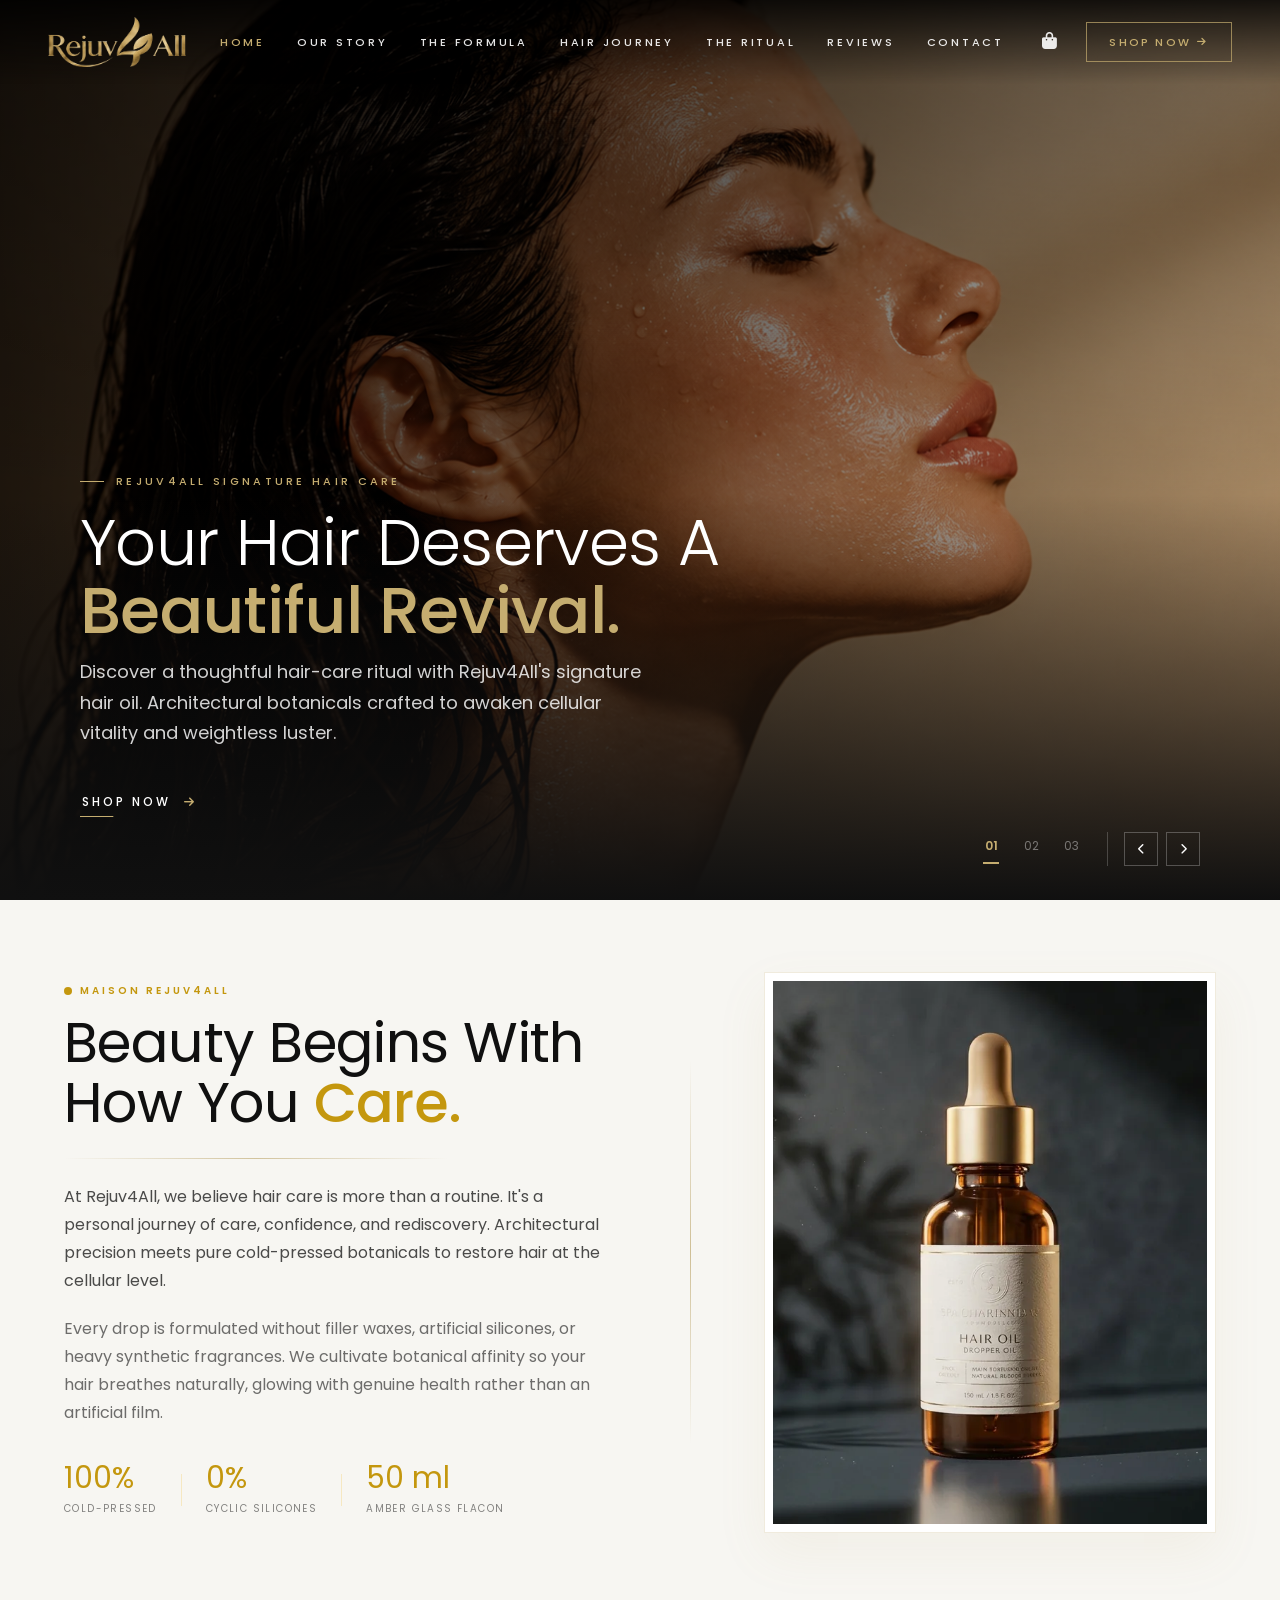
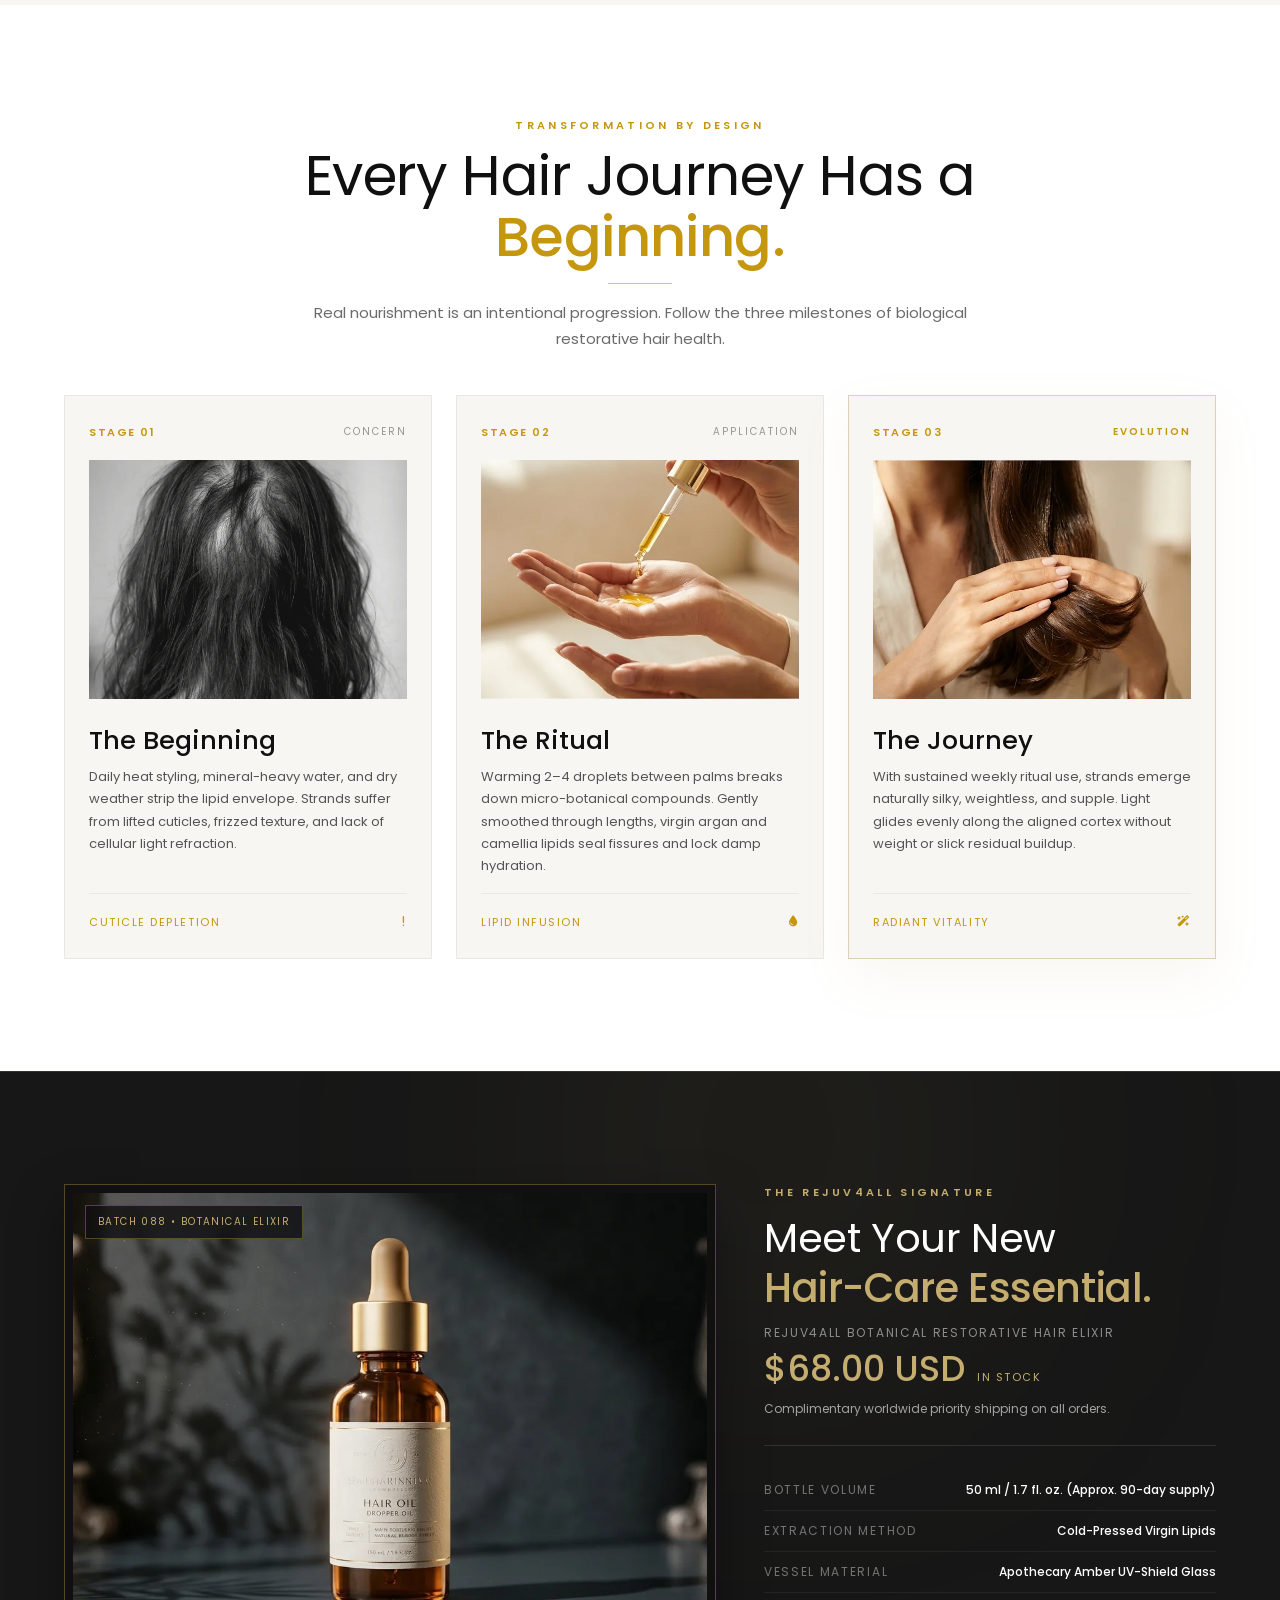
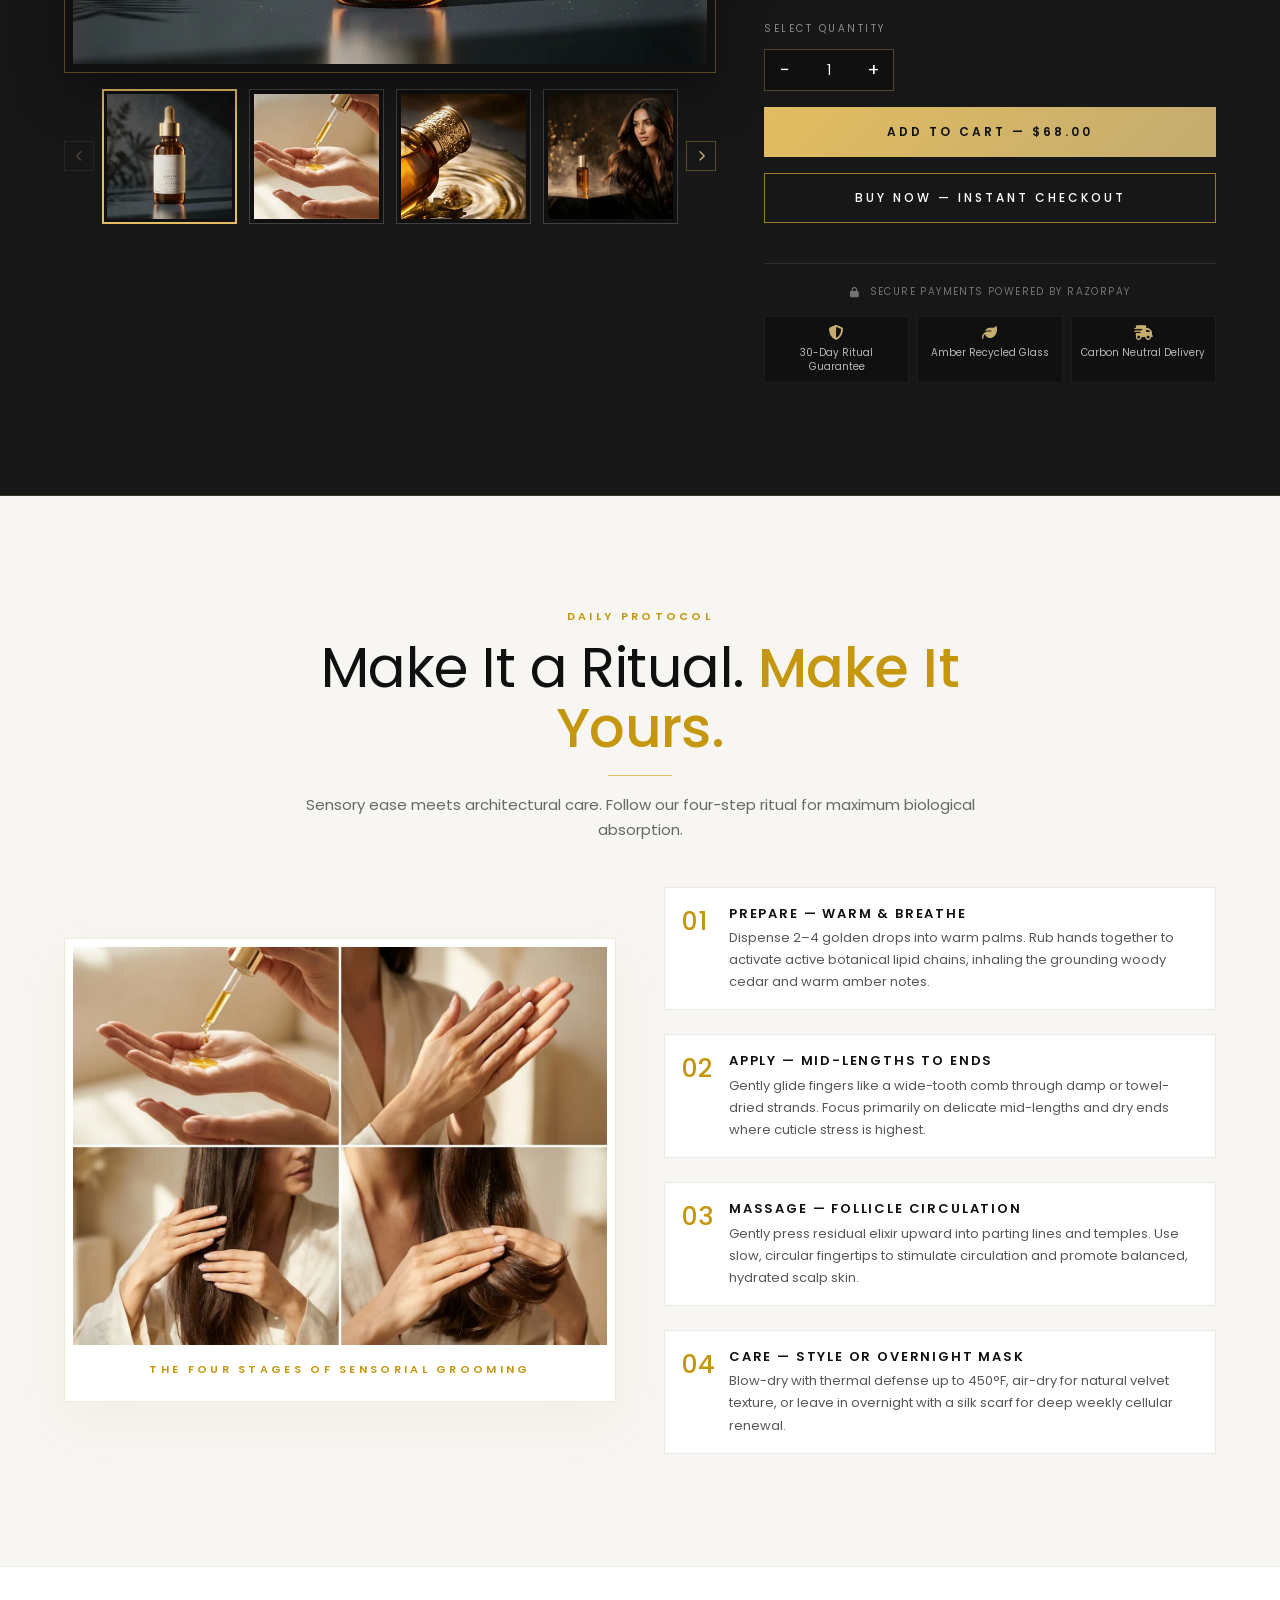
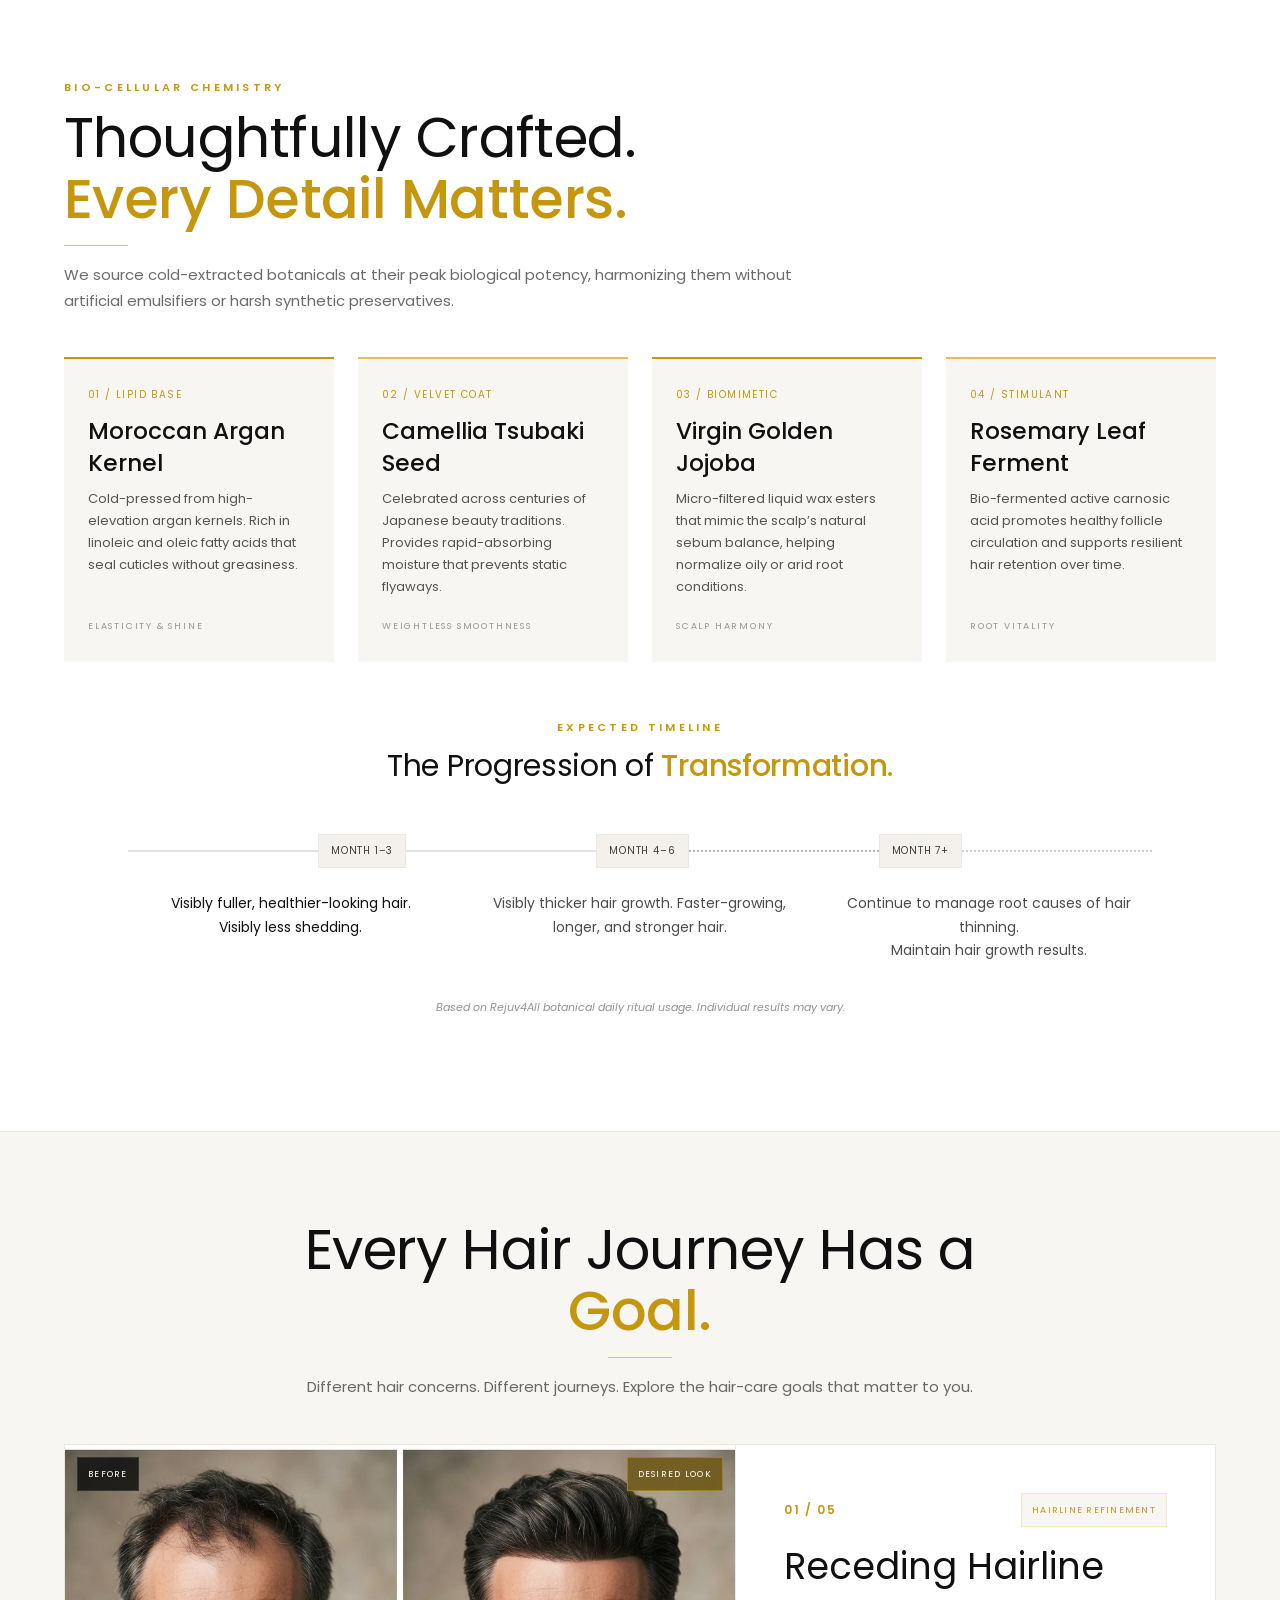
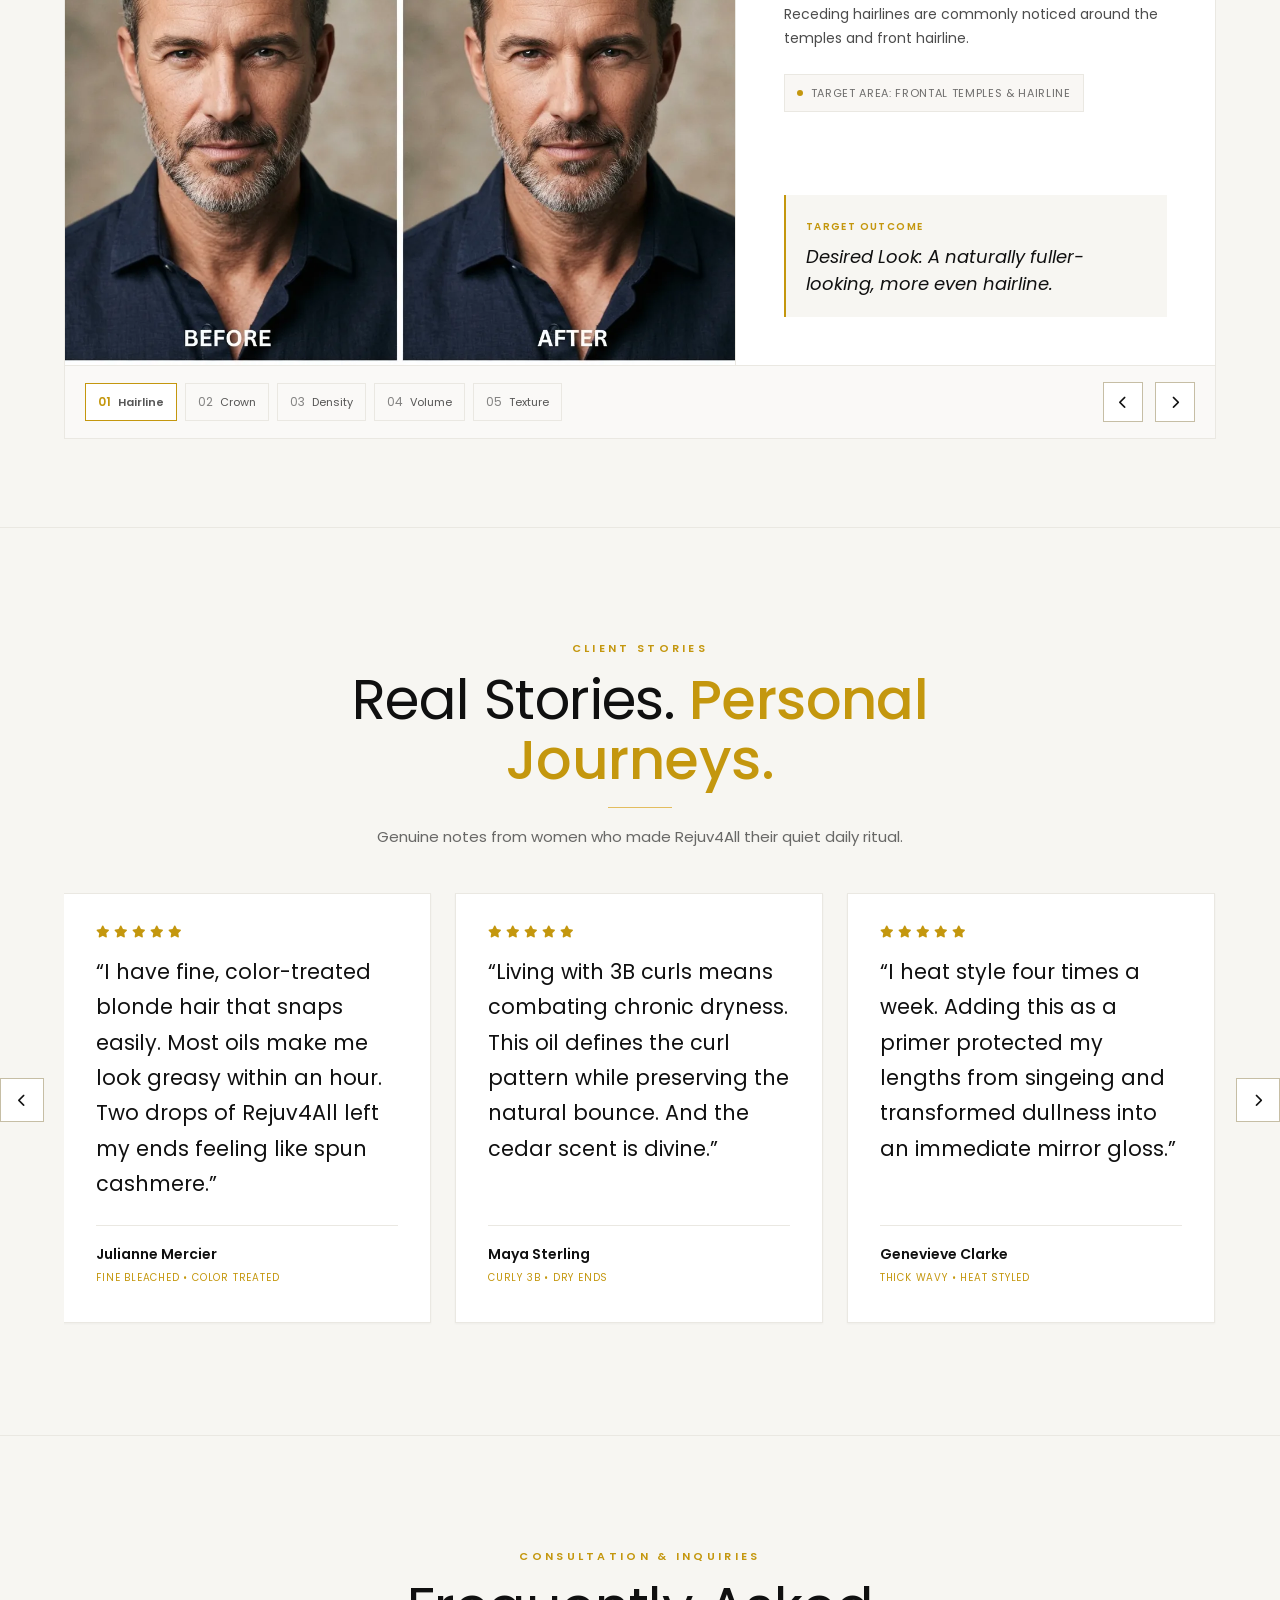
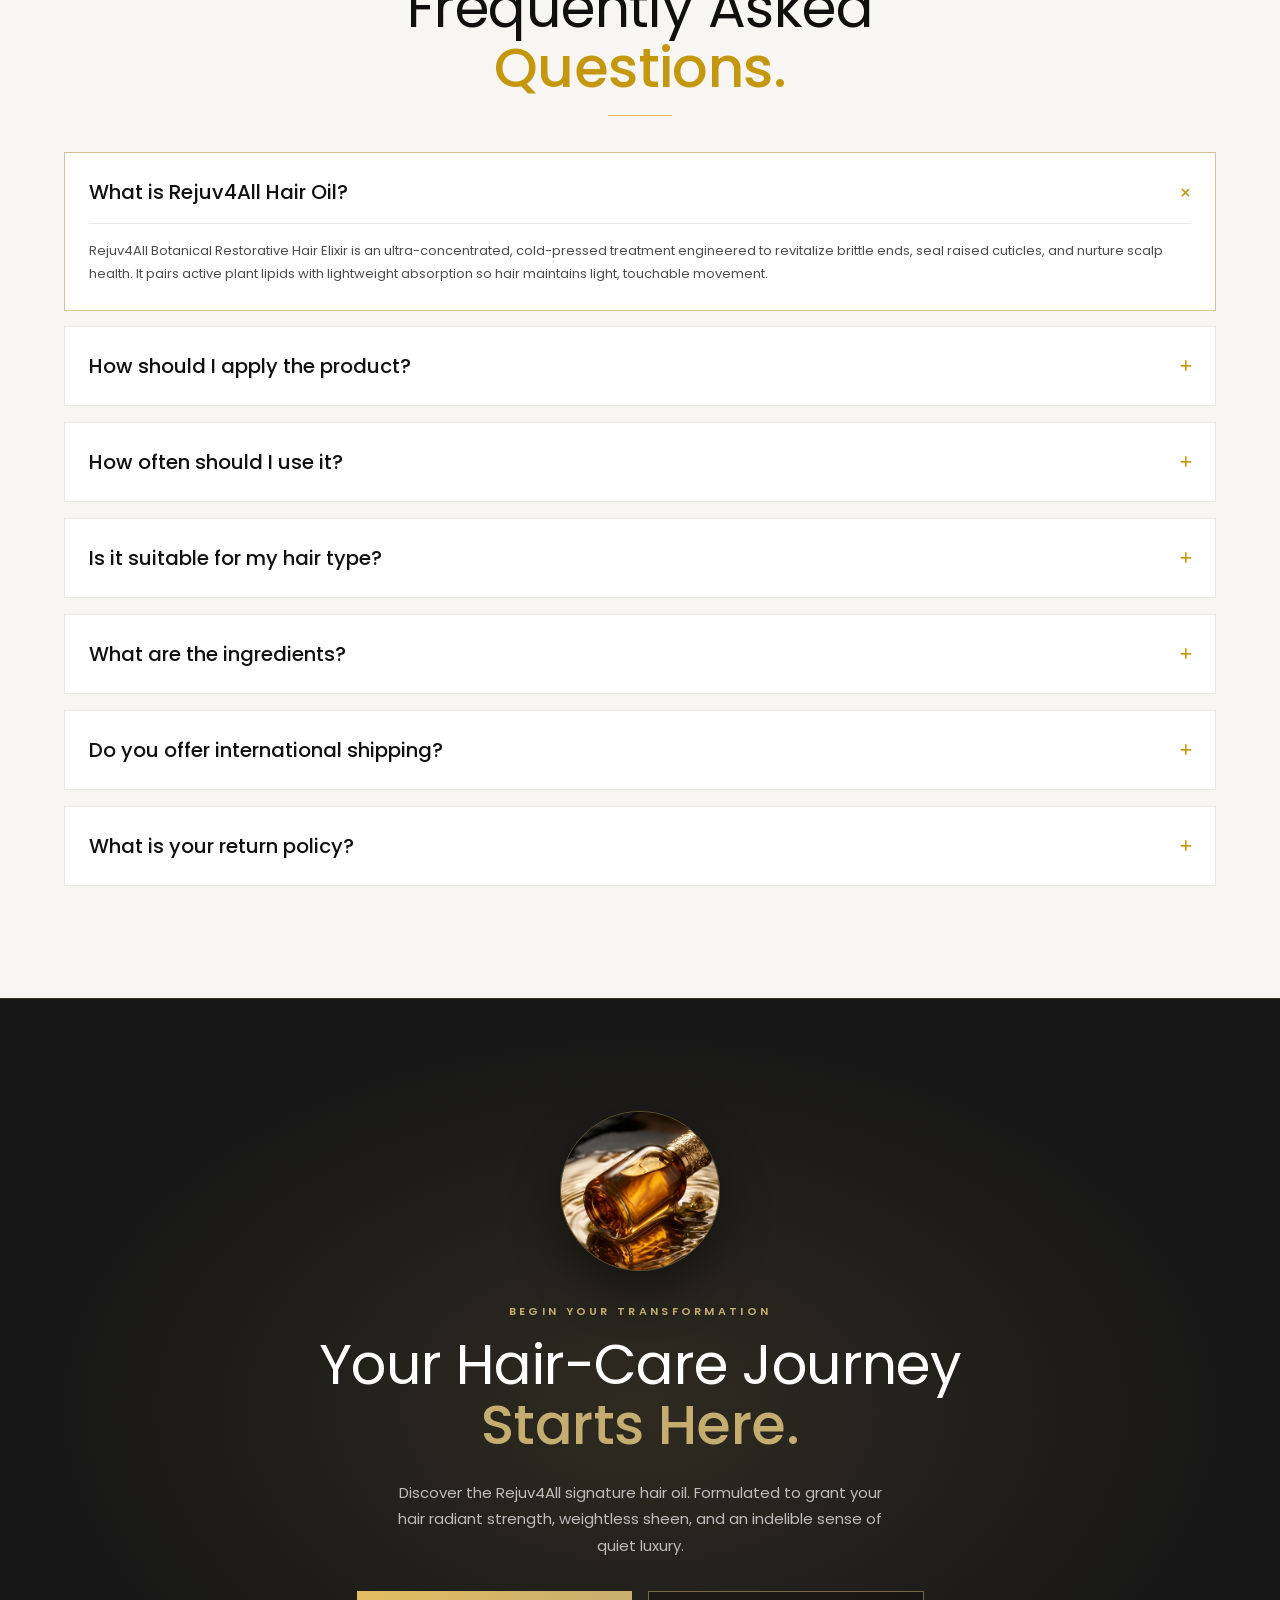
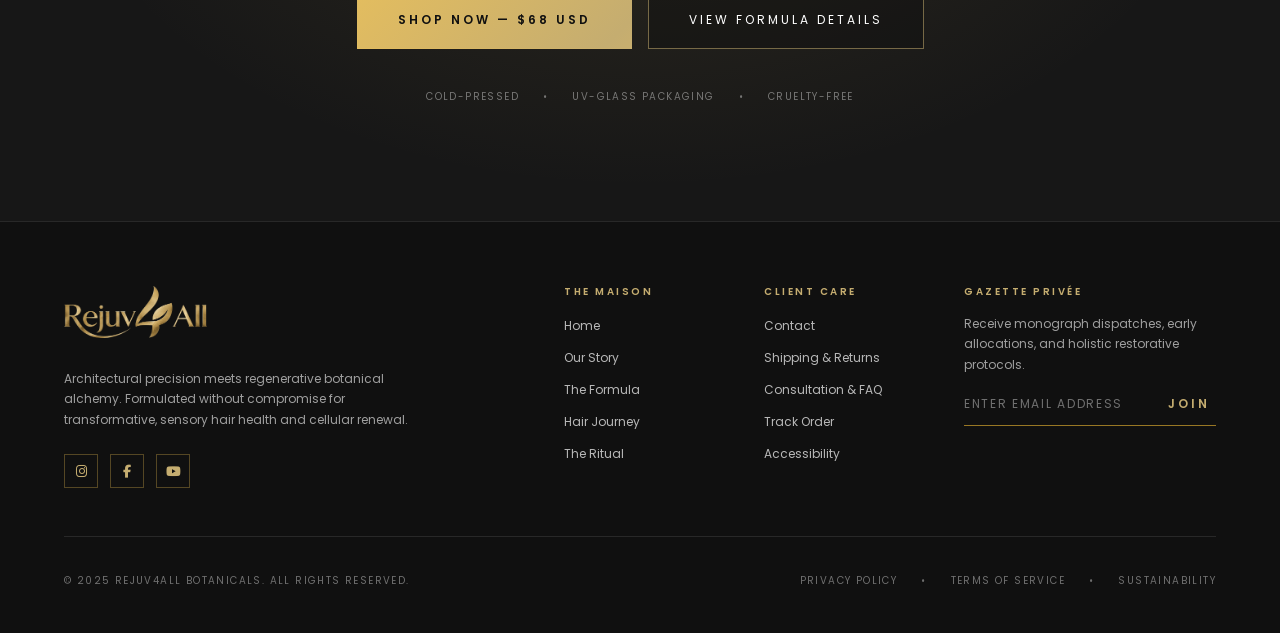
<file: index.html>
<!DOCTYPE html>
<html lang="en">
<head>
  <meta charset="utf-8">
  <meta name="viewport" content="width=device-width, initial-scale=1">
  <title>Rejuv4All — Botanical Haute Haircare &amp; Restorative Ritual</title>
  <meta name="description" content="Discover Rejuv4All signature hair oil. Architectural precision meets pure cold-pressed botanicals for radiant, revitalized strands.">

  <link rel="preconnect" href="https://fonts.googleapis.com">
  <link rel="preconnect" href="https://fonts.gstatic.com" crossorigin>
  <link href="https://fonts.googleapis.com/css2?family=Newsreader:ital,opsz,wght@0,6..72,300;0,6..72,400;0,6..72,500;1,6..72,400;1,6..72,500&family=Poppins:wght@400;500;600&family=Roboto:wght@300;500&display=swap" rel="stylesheet">
  <link href="https://cdn.jsdelivr.net/npm/bootstrap@5.3.3/dist/css/bootstrap.min.css" rel="stylesheet">
  <link href="https://cdnjs.cloudflare.com/ajax/libs/font-awesome/6.5.2/css/all.min.css" rel="stylesheet">
  <link href="https://cdn.jsdelivr.net/npm/owl.carousel@2.3.4/dist/assets/owl.carousel.min.css" rel="stylesheet">
  <link href="home.css" rel="stylesheet">
</head>
<body>

<!-- ============ NAVBAR ============ -->
<header class="site-header" id="site-header">
  <a class="site-logo" href="#hero" aria-label="Rejuv4All home">
    <img src="assets/images/web/logo_transparent.png" alt="Rejuv4All" width="700" height="254">
  </a>

  <nav class="site-nav d-none d-lg-flex" aria-label="Primary">
    <a href="#hero">Home</a>
    <a href="#story">Our Story</a>
    <a href="#formula">The Formula</a>
    <a href="#goals">Hair Journey</a>
    <a href="#ritual">The Ritual</a>
    <a href="#reviews">Reviews</a>
    <a href="#faq">Contact</a>
  </nav>

  <div class="site-tools">
    <a class="icon-btn cart-link" href="#shop" aria-label="Cart">
      <i class="fa-solid fa-bag-shopping"></i>
      <span class="cart-count" id="cart-count" hidden>0</span>
    </a>
    <a class="btn-gold nav-cta" href="#shop">Shop Now<i class="fa-solid fa-arrow-right btn-ico btn-ico--after" aria-hidden="true"></i></a>
    <button class="icon-btn d-lg-none" type="button" id="mobile-menu-btn" aria-label="Open navigation menu" aria-controls="mobile-nav" aria-expanded="false">
      <i class="fa-solid fa-bars"></i>
    </button>
  </div>
</header>

<div class="drawer-backdrop" id="drawer-backdrop" aria-hidden="true"></div>
<aside class="drawer" id="mobile-nav" role="dialog" aria-modal="true" aria-label="Site navigation" aria-hidden="true">
  <div class="drawer-head">
    <a class="drawer-logo" href="#hero" aria-label="Rejuv4All home"><img src="assets/images/web/logo_transparent.png" alt="Rejuv4All" width="700" height="254"></a>
    <button type="button" class="drawer-close" id="mobile-close-btn" aria-label="Close navigation menu"><i class="fa-solid fa-xmark" aria-hidden="true"></i></button>
  </div>
  <nav class="drawer-nav" aria-label="Mobile">
    <a href="#hero">Home</a>
    <a href="#story">Our Story</a>
    <a href="#goals">Hair Journey</a>
    <a href="#shop">The Signature Elixir</a>
    <a href="#ritual">The Ritual</a>
    <a href="#formula">The Formula</a>
    <a href="#faq">FAQ &amp; Inquiries</a>
  </nav>
  <div class="drawer-foot">
    <a class="btn-gold btn-block" href="#shop">Shop Now</a>
    <a class="drawer-cart" href="#shop"><i class="fa-solid fa-bag-shopping" aria-hidden="true"></i><span>Cart</span><span class="drawer-cart-count" id="drawer-cart-count" hidden>0</span></a>
  </div>
</aside>

<main>

<!-- ============ 01 HERO ============ -->
<section class="hero" id="hero" aria-roledescription="carousel" aria-label="Rejuv4All hero">
  <div class="hero-slides" id="hero-slider">
    <div class="hero-slide is-active" data-slide="0">
      <img src="assets/images/herosection/DewyProfile.png" alt="Model with long healthy dark hair beside the Rejuv4All hair oil bottle" width="1376" height="768" fetchpriority="high">
    </div>
    <div class="hero-slide" data-slide="1">
      <img src="assets/images/herosection/commercial_e_commerce_website_hero_banner_photograph_for_a_luxury_hair_oil.png" alt="Amber bottle surrounded by golden oil ripples" width="1376" height="768">
    </div>
    <div class="hero-slide" data-slide="2">
      <img src="assets/images/herosection/luxury_beauty_and_hair_oil_e_commerce_hero_banner_photograph_directly_inspired.png" alt="Amber glass dropper bottle on dark slate with warm light" width="1376" height="768">
    </div>
  </div>
  <div class="hero-overlay"></div>

  <div class="hero-content">
    <div class="eyebrow-line"><span class="rule"></span><span>Rejuv4All Signature Hair Care</span></div>
    <h1>Your Hair Deserves A <br class="d-none d-sm-inline"><em>Beautiful Revival.</em></h1>
    <p>Discover a thoughtful hair-care ritual with Rejuv4All's signature hair oil. Architectural botanicals crafted to awaken cellular vitality and weightless luster.</p>
    <div class="hero-ctas">
      <a class="hero-btn hero-btn--link" href="#shop"><span class="hero-btn__label">Shop Now</span><i class="fa-solid fa-arrow-right hero-btn__arrow" aria-hidden="true"></i></a>
      <!-- <span class="hero-price" id="hero-price" hidden></span> -->
    </div>
  </div>

  <div class="hero-controls">
    <div class="hero-nums" role="tablist" aria-label="Choose slide">
      <button type="button" class="is-active" data-go="0" role="tab" aria-selected="true"><span>01</span><i></i></button>
      <button type="button" data-go="1" role="tab" aria-selected="false"><span>02</span><i></i></button>
      <button type="button" data-go="2" role="tab" aria-selected="false"><span>03</span><i></i></button>
    </div>
    <div class="hero-arrows">
      <button type="button" class="arrow-btn arrow-btn--dark" data-hero="prev" aria-label="Previous slide"><i class="fa-solid fa-chevron-left"></i></button>
      <button type="button" class="arrow-btn arrow-btn--dark" data-hero="next" aria-label="Next slide"><i class="fa-solid fa-chevron-right"></i></button>
    </div>
  </div>
</section>

<!-- ============ 02 BRAND INTRODUCTION ============ -->
<section class="section section--ivory story" id="story">
  <div class="container-xl section-pad">
    <div class="row align-items-center g-5">
      <div class="col-lg-6">
        <div class="eyebrow eyebrow--dot"><span class="dot"></span>Maison Rejuv4All</div>
        <h2 class="h-display">Beauty Begins With How You <em>Care.</em></h2>
        <div class="gold-hairline mb-4"></div>
        <p class="lead-copy">At Rejuv4All, we believe hair care is more than a routine. It's a personal journey of care, confidence, and rediscovery. Architectural precision meets pure cold-pressed botanicals to restore hair at the cellular level.</p>
        <p class="small-copy">Every drop is formulated without filler waxes, artificial silicones, or heavy synthetic fragrances. We cultivate botanical affinity so your hair breathes naturally, glowing with genuine health rather than an artificial film.</p>
        <div class="stats">
          <div><strong>100%</strong><span>Cold-Pressed</span></div>
          <div class="stat-rule"></div>
          <div><strong>0%</strong><span>Cyclic Silicones</span></div>
          <div class="stat-rule"></div>
          <div><strong>50 ml</strong><span>Amber Glass Flacon</span></div>
        </div>
      </div>
      <div class="col-lg-1 d-none d-lg-flex justify-content-center"><div class="gold-hairline-v"></div></div>
      <div class="col-lg-5">
        <figure class="frame-card">
          <div class="crossfade">
            <img src="assets/images/web/hero_slide3.webp" alt="Rejuv4All amber glass hair oil flacon" loading="lazy" width="1376" height="768" class="xf xf-1">
            <img src="assets/images/web/hero_slide2.webp" alt="Rejuv4All elixir bottle in golden oil ripples" loading="lazy" width="1376" height="768" class="xf xf-2">
          </div>
        </figure>
      </div>
    </div>
  </div>
</section>

<!-- ============ 03 HAIR JOURNEY – THREE STAGES ============ -->
<section class="section section--white" id="journey">
  <div class="container-xl section-pad">
    <header class="section-head text-center">
      <span class="eyebrow">Transformation By Design</span>
      <h2 class="h-display">Every Hair Journey Has a <em>Beginning.</em></h2>
      <div class="short-rule mx-auto"></div>
      <p>Real nourishment is an intentional progression. Follow the three milestones of biological restorative hair health.</p>
    </header>

    <div class="row g-4 g-lg-4 stages">
      <div class="col-md-4">
        <article class="stage-card">
          <div class="stage-top"><span class="mono-gold">Stage 01</span><span class="micro-muted">Concern</span></div>
          <div class="ratio-43"><img src="assets/images/web/stage_concern.webp" alt="Hair showing thinning and uneven density" class="grayscale" loading="lazy" width="570" height="580"></div>
          <h3>The Beginning</h3>
          <p>Daily heat styling, mineral-heavy water, and dry weather strip the lipid envelope. Strands suffer from lifted cuticles, frizzed texture, and lack of cellular light refraction.</p>
          <div class="stage-foot"><span>Cuticle Depletion</span><i class="fa-solid fa-exclamation"></i></div>
        </article>
      </div>
      <div class="col-md-4">
        <article class="stage-card">
          <div class="stage-top"><span class="mono-gold">Stage 02</span><span class="micro-muted">Application</span></div>
          <div class="ratio-43"><img src="assets/images/web/protocol_pipette.webp" alt="Golden oil dropped into the palm of a hand" loading="lazy" width="598" height="446"></div>
          <h3>The Ritual</h3>
          <p>Warming 2–4 droplets between palms breaks down micro-botanical compounds. Gently smoothed through lengths, virgin argan and camellia lipids seal fissures and lock damp hydration.</p>
          <div class="stage-foot"><span>Lipid Infusion</span><i class="fa-solid fa-droplet"></i></div>
        </article>
      </div>
      <div class="col-md-4">
        <article class="stage-card stage-card--feature">
          <div class="stage-top"><span class="mono-gold">Stage 03</span><span class="micro-muted is-gold">Evolution</span></div>
          <div class="ratio-43"><img src="assets/images/web/protocol_hair.webp" alt="Smooth, glossy, healthy-looking hair" loading="lazy" width="596" height="446"></div>
          <h3>The Journey</h3>
          <p>With sustained weekly ritual use, strands emerge naturally silky, weightless, and supple. Light glides evenly along the aligned cortex without weight or slick residual buildup.</p>
          <div class="stage-foot"><span>Radiant Vitality</span><i class="fa-solid fa-wand-magic-sparkles"></i></div>
        </article>
      </div>
    </div>
  </div>
</section>

<!-- ============ 04 SIGNATURE PRODUCT ============ -->
<section class="section section--charcoal shop" id="shop">
  <div class="glow"></div>
  <div class="container-xl section-pad position-relative">
    <div class="row g-5 align-items-start">
      <div class="col-lg-7">
        <div class="gallery-main">
          <span class="gallery-badge">Batch 088 • Botanical Elixir</span>
          <img id="gallery-main-image" src="assets/images/web/hero_slide3.webp" alt="Rejuv4All amber glass dropper hair oil bottle" width="1376" height="768">
        </div>
        <div class="gallery-strip">
          <button type="button" class="strip-btn" id="thumb-prev" aria-label="Previous thumbnails"><i class="fa-solid fa-chevron-left" aria-hidden="true"></i></button>
          <div class="gallery-thumbs" role="group" aria-label="Product views">
          <button type="button" class="gallery-thumb is-active" data-src="assets/images/web/hero_slide3.webp" data-alt="Rejuv4All amber glass dropper hair oil bottle" aria-label="View front of bottle"><img src="assets/images/web/hero_slide3.webp" alt="" loading="lazy" width="200" height="200"></button>
          <button type="button" class="gallery-thumb" data-src="assets/images/web/protocol_pipette.webp" data-alt="Pipette releasing a droplet of golden hair oil" aria-label="View pipette dropper"><img src="assets/images/web/protocol_pipette.webp" alt="" loading="lazy" width="200" height="200"></button>
          <button type="button" class="gallery-thumb" data-src="assets/images/web/product_macro.webp" data-alt="Close-up of the ornate gold cap and golden oil ripples" aria-label="View cap and oil ripples"><img src="assets/images/web/product_macro.webp" alt="" loading="lazy" width="200" height="200"></button>
          <button type="button" class="gallery-thumb" data-src="assets/images/web/hero_slide1.webp" data-alt="Rejuv4All bottle on a black pedestal beside the model" aria-label="View bottle on pedestal"><img src="assets/images/web/hero_slide1.webp" alt="" loading="lazy" width="200" height="200" class="pos-left"></button>
          <button type="button" class="gallery-thumb" data-src="assets/images/web/product_bottle_closeup.webp" data-alt="Close-up of the Rejuv4All bottle with golden cap" aria-label="View bottle close-up"><img src="assets/images/web/product_bottle_closeup.webp" alt="" loading="lazy" width="200" height="200"></button>
          <button type="button" class="gallery-thumb" data-src="assets/images/web/product_label_detail.webp" data-alt="Close-up of the amber bottle label and dropper collar" aria-label="View label detail"><img src="assets/images/web/product_label_detail.webp" alt="" loading="lazy" width="200" height="200"></button>
          <button type="button" class="gallery-thumb" data-src="assets/images/web/product_ripples_detail.webp" data-alt="Golden oil ripples with botanical details" aria-label="View oil ripples detail"><img src="assets/images/web/product_ripples_detail.webp" alt="" loading="lazy" width="200" height="200"></button>
        </div>
          <button type="button" class="strip-btn" id="thumb-next" aria-label="Next thumbnails"><i class="fa-solid fa-chevron-right" aria-hidden="true"></i></button>
        </div>
      </div>

      <div class="col-lg-5">
        <div class="buy-head">
          <span class="eyebrow eyebrow--light">The Rejuv4All Signature</span>
          <h2 class="h-display h-display--sm">Meet Your New <br><em>Hair-Care Essential.</em></h2>
          <p class="product-name">Rejuv4All Botanical Restorative Hair Elixir</p>
          <div class="price-row"><span class="price">$68.00 USD</span><span class="stock">In Stock</span></div>
          <p class="ship-note">Complimentary worldwide priority shipping on all orders.</p>
        </div>

        <dl class="specs">
          <div><dt>Bottle Volume</dt><dd>50 ml / 1.7 fl. oz. (Approx. 90-day supply)</dd></div>
          <div><dt>Extraction Method</dt><dd>Cold-Pressed Virgin Lipids</dd></div>
          <div><dt>Vessel Material</dt><dd>Apothecary Amber UV-Shield Glass</dd></div>
        </dl>

        <div class="buy-actions">
          <span class="micro-light">Select Quantity</span>
          <div class="qty-row">
            <div class="qty">
              <button type="button" id="qty-minus" aria-label="Decrease quantity">−</button>
              <input id="product-quantity" type="text" value="1" readonly aria-label="Quantity">
              <button type="button" id="qty-plus" aria-label="Increase quantity">+</button>
            </div>
            <!-- <span class="qty-note">Limited allocation per client</span> -->
          </div>
          <button type="button" class="btn-gold btn-block" id="add-to-cart" data-price="68">Add to Cart — $68.00</button>
          <button type="button" class="btn-outline-gold btn-block" id="buy-now">Buy Now — Instant Checkout</button>
          <p class="cart-msg" id="cart-msg" role="status" aria-live="polite"></p>

          <div class="trust">
            <div class="pay-row"><i class="fa-solid fa-lock" aria-hidden="true"></i><span>Secure payments powered by Razorpay</span></div>
            <div class="row g-2 mt-1 text-center">
              <div class="col-4"><div class="trust-box"><i class="fa-solid fa-shield-halved"></i><span>30-Day Ritual Guarantee</span></div></div>
              <div class="col-4"><div class="trust-box"><i class="fa-solid fa-leaf"></i><span>Amber Recycled Glass</span></div></div>
              <div class="col-4"><div class="trust-box"><i class="fa-solid fa-truck-fast"></i><span>Carbon Neutral Delivery</span></div></div>
            </div>
          </div>
        </div>
      </div>
    </div>
  </div>
</section>

<!-- ============ 05 APPLICATION GUIDE ============ -->
<section class="section section--ivory" id="ritual">
  <div class="container-xl section-pad">
    <header class="section-head text-center">
      <span class="eyebrow">Daily Protocol</span>
      <h2 class="h-display">Make It a Ritual. <em>Make It Yours.</em></h2>
      <div class="short-rule mx-auto"></div>
      <p>Sensory ease meets architectural care. Follow our four-step ritual for maximum biological absorption.</p>
    </header>
    <div class="row g-5 align-items-center">
      <div class="col-lg-6">
        <figure class="frame-card frame-card--plain">
          <img src="assets/images/web/daily_protocol.webp" alt="Four-step photo guide: dispensing oil, warming hands, applying to hair lengths and smoothing ends" loading="lazy" width="1200" height="896" class="w-100 h-auto">
          <figcaption class="text-center"><span class="eyebrow mb-0">The Four Stages of Sensorial Grooming</span></figcaption>
        </figure>
      </div>
      <div class="col-lg-6">
        <ol class="steps">
          <li><span class="step-n">01</span><div><h3>Prepare — Warm &amp; Breathe</h3><p>Dispense 2–4 golden drops into warm palms. Rub hands together to activate active botanical lipid chains, inhaling the grounding woody cedar and warm amber notes.</p></div></li>
          <li><span class="step-n">02</span><div><h3>Apply — Mid-Lengths to Ends</h3><p>Gently glide fingers like a wide-tooth comb through damp or towel-dried strands. Focus primarily on delicate mid-lengths and dry ends where cuticle stress is highest.</p></div></li>
          <li><span class="step-n">03</span><div><h3>Massage — Follicle Circulation</h3><p>Gently press residual elixir upward into parting lines and temples. Use slow, circular fingertips to stimulate circulation and promote balanced, hydrated scalp skin.</p></div></li>
          <li><span class="step-n">04</span><div><h3>Care — Style or Overnight Mask</h3><p>Blow-dry with thermal defense up to 450°F, air-dry for natural velvet texture, or leave in overnight with a silk scarf for deep weekly cellular renewal.</p></div></li>
        </ol>
      </div>
    </div>
  </div>
</section>

<!-- ============ 06 THE FORMULA ============ -->
<section class="section section--white section--bordered" id="formula">
  <div class="container-xl section-pad">
    <header class="section-head section-head--left">
      <span class="eyebrow">Bio-Cellular Chemistry</span>
      <h2 class="h-display">Thoughtfully Crafted. <br><em>Every Detail Matters.</em></h2>
      <div class="short-rule"></div>
      <p>We source cold-extracted botanicals at their peak biological potency, harmonizing them without artificial emulsifiers or harsh synthetic preservatives.</p>
    </header>

    <div class="row g-4 mb-5">
      <div class="col-md-6 col-lg-3"><article class="pillar pillar--dark"><div><span class="mono-gold">01 / Lipid Base</span><h3>Moroccan Argan Kernel</h3><p>Cold-pressed from high-elevation argan kernels. Rich in linoleic and oleic fatty acids that seal cuticles without greasiness.</p></div><span class="micro-muted">Elasticity &amp; Shine</span></article></div>
      <div class="col-md-6 col-lg-3"><article class="pillar"><div><span class="mono-gold">02 / Velvet Coat</span><h3>Camellia Tsubaki Seed</h3><p>Celebrated across centuries of Japanese beauty traditions. Provides rapid-absorbing moisture that prevents static flyaways.</p></div><span class="micro-muted">Weightless Smoothness</span></article></div>
      <div class="col-md-6 col-lg-3"><article class="pillar pillar--dark"><div><span class="mono-gold">03 / Biomimetic</span><h3>Virgin Golden Jojoba</h3><p>Micro-filtered liquid wax esters that mimic the scalp’s natural sebum balance, helping normalize oily or arid root conditions.</p></div><span class="micro-muted">Scalp Harmony</span></article></div>
      <div class="col-md-6 col-lg-3"><article class="pillar"><div><span class="mono-gold">04 / Stimulant</span><h3>Rosemary Leaf Ferment</h3><p>Bio-fermented active carnosic acid promotes healthy follicle circulation and supports resilient hair retention over time.</p></div><span class="micro-muted">Root Vitality</span></article></div>
    </div>

    <div class="timeline-wrap mx-auto">
      <div class="text-center mb-5">
        <span class="eyebrow mono">Expected Timeline</span>
        <h3 class="h-display h-display--xs">The Progression of <em>Transformation.</em></h3>
      </div>

      <div class="timeline d-none d-md-block">
        <div class="tl-track">
          <div class="tl-line tl-line--solid"><span class="tl-fill"></span></div>
          <span class="tl-badge">Month 1–3</span>
          <div class="tl-line tl-line--solid"><span class="tl-fill"></span></div>
          <span class="tl-badge">Month 4–6</span>
          <div class="tl-line tl-line--dotted"><span class="tl-fill"></span></div>
          <span class="tl-badge">Month 7+</span>
          <div class="tl-line tl-line--dotted tl-line--faint"><span class="tl-fill"></span></div>
        </div>
        <div class="row g-4 text-center tl-copy">
          <div class="col-4"><p class="text-dark">Visibly fuller, healthier-looking hair.<br>Visibly less shedding.</p></div>
          <div class="col-4"><p>Visibly thicker hair growth. Faster-growing, longer, and stronger hair.</p></div>
          <div class="col-4"><p>Continue to manage root causes of hair thinning.<br>Maintain hair growth results.</p></div>
        </div>
      </div>

      <div class="timeline-m d-md-none">
        <span class="tlm-fill"></span>
        <div><span class="tl-badge">Month 1–3</span><p>Visibly fuller, healthier-looking hair. Visibly less shedding.</p></div>
        <div><span class="tl-badge">Month 4–6</span><p>Visibly thicker hair growth. Faster-growing, longer, and stronger hair.</p></div>
        <div><span class="tl-badge">Month 7+</span><p>Continue to manage root causes of hair thinning. Maintain hair growth results.</p></div>
      </div>

      <p class="footnote text-center">Based on Rejuv4All botanical daily ritual usage. Individual results may vary.</p>
    </div>
  </div>
</section>

<!-- ============ 07 HAIR GOALS SLIDER ============ -->
<section class="section section--goals" id="goals">
  <div class="container-xl section-pad section-pad--tight">
    <header class="section-head text-center">
      <h2 class="h-display">Every Hair Journey Has a <em>Goal.</em></h2>
      <div class="short-rule mx-auto mb-3"></div>
      <p>Different hair concerns. Different journeys. Explore the hair-care goals that matter to you.</p>
    </header>

    <div class="goals" id="goals-slider-container" aria-roledescription="carousel" aria-label="Hair concerns">
      <div class="goal-slides">

        <div class="goal-slide is-active" data-goal="0">
          <div class="goal-media">
            <img src="assets/images/web/hair_journey1.webp" alt="Receding hairline before and after comparison" loading="lazy" width="1200" height="896">
            <span class="tag tag--before tag--top">Before</span><span class="tag tag--after tag--top">Desired Look</span>
          </div>
          <div class="goal-body">
            <div>
              <div class="goal-meta"><span class="mono-gold">01 / 05</span><span class="chip">Hairline Refinement</span></div>
              <h3>Receding Hairline</h3>
              <p>Receding hairlines are commonly noticed around the temples and front hairline.</p>
              <div class="target"><span class="dot"></span>Target Area: Frontal Temples &amp; Hairline</div>
            </div>
            <div class="outcome"><span class="mono-gold">Target Outcome</span><p>Desired Look: A naturally fuller-looking, more even hairline.</p></div>
          </div>
        </div>

        <div class="goal-slide" data-goal="1">
          <div class="goal-media">
            <img src="assets/images/web/hair_journey3.webp" alt="Thinning crown before and after comparison" loading="lazy" width="1200" height="896">
            <span class="tag tag--before tag--top">Before</span><span class="tag tag--after tag--top">Desired Look</span>
          </div>
          <div class="goal-body">
            <div>
              <div class="goal-meta"><span class="mono-gold">02 / 05</span><span class="chip">Crown Vitality</span></div>
              <h3>Thinning Crown</h3>
              <p>Reduced hair coverage around the crown can make the scalp more visible.</p>
              <div class="target"><span class="dot"></span>Target Area: Crown Vertex &amp; Scalp</div>
            </div>
            <div class="outcome"><span class="mono-gold">Target Outcome</span><p>Desired Look: The appearance of fuller, more uniform hair coverage.</p></div>
          </div>
        </div>

        <div class="goal-slide" data-goal="2">
          <div class="goal-media">
            <img src="assets/images/web/hair_journey2.webp" alt="Patchy-looking hair before and after comparison" loading="lazy" width="1200" height="896">
            <span class="tag tag--before">Before</span><span class="tag tag--after">Desired Look</span>
          </div>
          <div class="goal-body">
            <div>
              <div class="goal-meta"><span class="mono-gold">03 / 05</span><span class="chip">Density Balance</span></div>
              <h3>Patchy-Looking Hair</h3>
              <p>Uneven-looking hair coverage can create visible differences in hair density.</p>
              <div class="target"><span class="dot"></span>Target Area: Mid-Scalp &amp; Parting Lines</div>
            </div>
            <div class="outcome"><span class="mono-gold">Target Outcome</span><p>Desired Look: A more uniform-looking hair appearance.</p></div>
          </div>
        </div>

        <!-- MISSING ASSET: before/after image for "Thin-Looking Hair" (see report) -->
        <div class="goal-slide" data-goal="3">
          <div class="goal-media goal-media--placeholder">
            <img src="assets/images/others/hair_journey4.png" alt="Patchy-looking hair before and after comparison" loading="lazy" width="1200" height="896">
            <span class="tag tag--before">Before</span><span class="tag tag--after">Desired Look</span>            
          </div>
          <div class="goal-body">
            <div>
              <div class="goal-meta"><span class="mono-gold">04 / 05</span><span class="chip">Lift &amp; Bounce</span></div>
              <h3>Thin-Looking Hair</h3>
              <p>Hair that appears fine or lacks volume can affect the overall look of your hairstyle.</p>
              <div class="target"><span class="dot"></span>Target Area: Overall Shaft Body &amp; Root Lift</div>
            </div>
            <div class="outcome"><span class="mono-gold">Target Outcome</span><p>Desired Look: Hair with a fuller, healthier-looking appearance.</p></div>
          </div>
        </div>

        <!-- MISSING ASSET: before/after image for "Dry & Frizzy Hair" (see report) -->
        <div class="goal-slide" data-goal="4">
          <div class="goal-media goal-media--placeholder">
            <img src="assets/images/others/hair_journey5.png" alt="Patchy-looking hair before and after comparison" loading="lazy" width="1200" height="896">
            <span class="tag tag--before">Before</span><span class="tag tag--after">Desired Look</span>            
          </div>
          <div class="goal-body">
            <div>
              <div class="goal-meta"><span class="mono-gold">05 / 05</span><span class="chip">Cuticle Smoothness</span></div>
              <h3>Dry &amp; Frizzy Hair</h3>
              <p>Dryness and frizz can make hair appear rough, dull, and difficult to manage.</p>
              <div class="target"><span class="dot"></span>Target Area: Mid-Lengths &amp; Porous Ends</div>
            </div>
            <div class="outcome"><span class="mono-gold">Target Outcome</span><p>Desired Look: Smoother-looking, shinier, and more manageable hair.</p></div>
          </div>
        </div>
      </div>

      <div class="goal-bar">
        <div class="goal-tabs" role="tablist" aria-label="Hair concerns">
          <button type="button" class="goal-tab is-active" data-goal-tab="0" role="tab" aria-selected="true">01 <span>Hairline</span></button>
          <button type="button" class="goal-tab" data-goal-tab="1" role="tab" aria-selected="false">02 <span>Crown</span></button>
          <button type="button" class="goal-tab" data-goal-tab="2" role="tab" aria-selected="false">03 <span>Density</span></button>
          <button type="button" class="goal-tab" data-goal-tab="3" role="tab" aria-selected="false">04 <span>Volume</span></button>
          <button type="button" class="goal-tab" data-goal-tab="4" role="tab" aria-selected="false">05 <span>Texture</span></button>
        </div>
        <div class="goal-arrows">
          <button type="button" class="arrow-btn" data-goal-nav="prev" aria-label="Previous hair concern"><i class="fa-solid fa-chevron-left"></i></button>
          <button type="button" class="arrow-btn" data-goal-nav="next" aria-label="Next hair concern"><i class="fa-solid fa-chevron-right"></i></button>
        </div>
      </div>
    </div>
    <!-- <p class="footnote text-center mt-3">Images are illustrative and are not verified customer results or a guarantee of outcomes.</p> -->
  </div>
</section>

<!-- ============ 08 TESTIMONIALS ============ -->
<section class="section section--ivory section--bordered-b" id="reviews">
  <div class="container-xl section-pad">
    <header class="section-head text-center">
      <span class="eyebrow">Client Stories</span>
      <h2 class="h-display">Real Stories. <em>Personal Journeys.</em></h2>
      <div class="short-rule mx-auto"></div>
      <p>Genuine notes from women who made Rejuv4All their quiet daily ritual.</p>
    </header>
    <!-- NOTE: these three reviews come from the Stitch reference. Confirm they are genuine before launch. -->
    <div class="review-slider">
    <div class="review-carousel owl-carousel">
      <figure class="review">
        <div><div class="stars" aria-label="5 out of 5 stars"><i class="fa-solid fa-star"></i><i class="fa-solid fa-star"></i><i class="fa-solid fa-star"></i><i class="fa-solid fa-star"></i><i class="fa-solid fa-star"></i></div>
        <blockquote>“I have fine, color-treated blonde hair that snaps easily. Most oils make me look greasy within an hour. Two drops of Rejuv4All left my ends feeling like spun cashmere.”</blockquote></div>
        <figcaption><strong>Julianne Mercier</strong><span>Fine Bleached • Color Treated</span></figcaption></figure>
      <figure class="review">
        <div><div class="stars" aria-label="5 out of 5 stars"><i class="fa-solid fa-star"></i><i class="fa-solid fa-star"></i><i class="fa-solid fa-star"></i><i class="fa-solid fa-star"></i><i class="fa-solid fa-star"></i></div>
        <blockquote>“Living with 3B curls means combating chronic dryness. This oil defines the curl pattern while preserving the natural bounce. And the cedar scent is divine.”</blockquote></div>
        <figcaption><strong>Maya Sterling</strong><span>Curly 3B • Dry Ends</span></figcaption></figure>
      <figure class="review">
        <div><div class="stars" aria-label="5 out of 5 stars"><i class="fa-solid fa-star"></i><i class="fa-solid fa-star"></i><i class="fa-solid fa-star"></i><i class="fa-solid fa-star"></i><i class="fa-solid fa-star"></i></div>
        <blockquote>“I heat style four times a week. Adding this as a primer protected my lengths from singeing and transformed dullness into an immediate mirror gloss.”</blockquote></div>
        <figcaption><strong>Genevieve Clarke</strong><span>Thick Wavy • Heat Styled</span></figcaption></figure>
    </div>
  </div>
  </div>
</section>

<!-- ============ 09 FAQ ============ -->
<section class="section section--ivory" id="faq">
  <div class="container section-pad faq-wrap">
    <header class="section-head text-center">
      <span class="eyebrow">Consultation &amp; Inquiries</span>
      <h2 class="h-display">Frequently Asked <em>Questions.</em></h2>
      <div class="short-rule mx-auto"></div>
    </header>
    <div class="faq-list">
      <details class="faq-item" open><summary><span>What is Rejuv4All Hair Oil?</span><i class="fa-solid fa-plus"></i></summary><div class="faq-a">Rejuv4All Botanical Restorative Hair Elixir is an ultra-concentrated, cold-pressed treatment engineered to revitalize brittle ends, seal raised cuticles, and nurture scalp health. It pairs active plant lipids with lightweight absorption so hair maintains light, touchable movement.</div></details>
      <details class="faq-item"><summary><span>How should I apply the product?</span><i class="fa-solid fa-plus"></i></summary><div class="faq-a">Warm 2 to 4 drops between palms. Run fingers evenly through clean, towel-dried lengths before blow drying or smoothing across dry hair to finish styling. You can also massage a full pipette into the scalp as an overnight conditioning mask.</div></details>
      <details class="faq-item"><summary><span>How often should I use it?</span><i class="fa-solid fa-plus"></i></summary><div class="faq-a">Because our formula contains zero heavy waxes, it can be applied daily to dry ends as thermal defense and flyaway control. For deep scalp nourishment, we recommend using it as a pre-wash mask 1 to 2 times weekly.</div></details>
      <details class="faq-item"><summary><span>Is it suitable for my hair type?</span><i class="fa-solid fa-plus"></i></summary><div class="faq-a">Yes. Rejuv4All is calibrated with universal lipid affinity. It works seamlessly across straight, fine, wavy, coily (Type 1 through 4C), bleached, keratin-treated, and chemically smoothed textures.</div></details>
      <details class="faq-item"><summary><span>What are the ingredients?</span><i class="fa-solid fa-plus"></i></summary><div class="faq-a">Our signature formula features 100% cold-pressed Moroccan Argan Oil, Japanese Camellia Tsubaki Seed Oil, Virgin Golden Jojoba Ester, Rosemary Leaf Bio-Ferment, Natural Tocopherol (Vitamin E), and subtle botanical extracts of Bergamot and Cedarwood. Zero parabens, sulfates, cyclic silicones, or phthalates.</div></details>
      <details class="faq-item"><summary><span>Do you offer international shipping?</span><i class="fa-solid fa-plus"></i></summary><div class="faq-a">Yes. We offer complimentary worldwide express shipping with end-to-end carbon tracking on all orders. Shipments to North America and Europe typically arrive within 3–5 business days, and international deliveries arrive in 5–8 business days.</div></details>
      <details class="faq-item"><summary><span>What is your return policy?</span><i class="fa-solid fa-plus"></i></summary><div class="faq-a">We provide a 30-Day Ritual Guarantee. If Rejuv4All does not elevate your daily hair care, simply reach out to our concierge desk for an effortless return and full refund.</div></details>
    </div>
  </div>
</section>

<!-- ============ 10 FINAL PURCHASE ============ -->
<section class="section section--charcoal final-cta">
  <div class="glow glow--center"></div>
  <div class="container section-pad text-center position-relative final-inner">
    <div class="final-thumb"><img src="assets/images/web/hero_slide2.webp" alt="Rejuv4All amber bottle in golden light" loading="lazy" width="1376" height="768"></div>
    <span class="eyebrow eyebrow--light">Begin Your Transformation</span>
    <h2 class="h-display h-display--light">Your Hair-Care Journey <br><em>Starts Here.</em></h2>
    <p class="final-copy">Discover the Rejuv4All signature hair oil. Formulated to grant your hair radiant strength, weightless sheen, and an indelible sense of quiet luxury.</p>
    <div class="final-ctas">
      <a class="btn-gold btn-lg-x" href="#shop">Shop Now — $68 USD</a>
      <a class="btn-glass btn-lg-x" href="#formula">View Formula Details</a>
    </div>
    <div class="final-tags"><span>Cold-Pressed</span><span>•</span><span>UV-Glass Packaging</span><span>•</span><span>Cruelty-Free</span></div>
  </div>
</section>

</main>

<!-- ============ 11 FOOTER ============ -->
<footer class="site-footer">
  <div class="container-xl footer-pad">
    <div class="row g-5 mb-5">
      <div class="col-md-6 col-lg-4">
        <a href="#hero" class="d-inline-block mb-4"><img src="assets/images/web/logo_transparent.png" alt="Rejuv4All" class="footer-logo" width="700" height="254" loading="lazy"></a>
        <p class="foot-copy">Architectural precision meets regenerative botanical alchemy. Formulated without compromise for transformative, sensory hair health and cellular renewal.</p>
        <div class="socials">
          <a href="#" aria-label="Instagram (link to be added)"><i class="fa-brands fa-instagram"></i></a>
          <a href="#" aria-label="Facebook (link to be added)"><i class="fa-brands fa-facebook-f"></i></a>
          <a href="#" aria-label="YouTube (link to be added)"><i class="fa-brands fa-youtube"></i></a>
        </div>
      </div>
      <div class="col-6 col-md-3 col-lg-2 offset-lg-1">
        <h4>The Maison</h4>
        <ul>
          <li><a href="#hero">Home</a></li><li><a href="#story">Our Story</a></li><li><a href="#formula">The Formula</a></li><li><a href="#goals">Hair Journey</a></li><li><a href="#ritual">The Ritual</a></li>
        </ul>
      </div>
      <div class="col-6 col-md-3 col-lg-2">
        <h4>Client Care</h4>
        <ul>
          <li><a href="#faq">Contact</a></li><li><a href="#faq">Shipping &amp; Returns</a></li><li><a href="#faq">Consultation &amp; FAQ</a></li><li><a href="#shop">Track Order</a></li><li><a href="#">Accessibility</a></li>
        </ul>
      </div>
      <div class="col-md-12 col-lg-3">
        <h4>Gazette Privée</h4>
        <p class="foot-copy">Receive monograph dispatches, early allocations, and holistic restorative protocols.</p>
        <form class="newsletter" id="newsletter-form">
          <input type="email" placeholder="ENTER EMAIL ADDRESS" required aria-label="Email address">
          <button type="submit">Join</button>
        </form>
        <p class="newsletter-msg" id="newsletter-msg" role="status" aria-live="polite"></p>
      </div>
    </div>
    <div class="foot-bar">
      <div>© 2025 REJUV4ALL BOTANICALS. ALL RIGHTS RESERVED.</div>
      <div class="foot-links"><a href="#">PRIVACY POLICY</a><span>•</span><a href="#">TERMS OF SERVICE</a><span>•</span><a href="#">SUSTAINABILITY</a></div>
    </div>
  </div>
</footer>

<script src="https://cdn.jsdelivr.net/npm/jquery@3.7.1/dist/jquery.min.js"></script>
<script src="https://cdn.jsdelivr.net/npm/owl.carousel@2.3.4/dist/owl.carousel.min.js"></script>
<script src="https://cdn.jsdelivr.net/npm/bootstrap@5.3.3/dist/js/bootstrap.bundle.min.js"></script>
<script src="home.js"></script>
</body>
</html>
</file>
<file: home.css>
/* =========================================================
   Rejuv4All — Homepage styles
   Source of truth: reference_design/DESIGN.md + code.html
   Sections: tokens · base · header · hero · shared · story ·
   journey · shop · ritual · formula · goals · reviews · faq ·
   final CTA · footer · motion/responsive
   ========================================================= */

/* ---------- 1. Tokens ---------- */
:root {
  --black: #101010;          /* Primary deep black */
  --rich: #171717;           /* Rich black panels */
  --charcoal: #292929;
  --ivory: #F7F6F2;          /* Neutral canvas */
  --grey: #EAE8E2;           /* Soft grey rules */
  --white: #FFFFFF;
  --gold: #e3bd5f;           /* Champagne gold (secondary) */
  --gold-light: #C5AD70;     /* Muted gold (tertiary) */
  --gold-text: #c4970e;      /* design.md "secondary" token — gold text on light grounds */
  --gold-20: rgba(180, 154, 87, .2);
  --gold-30: rgba(243, 198, 84, 0.3);
  --gold-60: rgba(243, 188, 51, 0.6);

  /* Typography system (single source of truth):
     headings = Newsreader (editorial serif; Canela is a licensed font, not available here)
     content  = Poppins (all body / interface text) */
  --font-serif: "Poppins", system-ui, -apple-system, "Segoe UI", sans-serif;
  --font-heading: var(--font-serif);
  --font-hero: "Poppins", system-ui, -apple-system, "Segoe UI", sans-serif; /* hero main title only (regular Roboto, not Roboto Serif) */
  --font-sans: "Poppins", system-ui, -apple-system, "Segoe UI", sans-serif;
  --font-mono: var(--font-sans); /* small uppercase labels use the content font */

  --header-h: 76px;
  --ease: cubic-bezier(.4, 0, .2, 1);
}

/* ---------- 2. Base ---------- */
html { scroll-behavior: smooth; scroll-padding-top: 76px; }
body {
  margin: 0;
  background: var(--black);
  color: var(--black);
  font-family: var(--font-sans);
  font-size: 15px;
  line-height: 24px;
  overflow-x: hidden;
  -webkit-font-smoothing: antialiased;
}
img { max-width: 100%; display: block; }
a { color: inherit; text-decoration: none; }
button { font-family: inherit; }
ul, ol { padding: 0; margin: 0; list-style: none; }
h1, h2, h3, h4, p, figure, dl, dd, blockquote { margin: 0; }
::selection { background: var(--gold-30); color: var(--white); }
:focus-visible { outline: 2px solid var(--gold); outline-offset: 3px; }

.section { position: relative; width: 100%; overflow: hidden; }
.section--ivory { background: var(--ivory); }
.section--white { background: var(--white); }
.section--charcoal { background: var(--rich); color: var(--white); }
.section--goals { background: var(--ivory); border-bottom: 1px solid var(--grey); }
.section--bordered { border-top: 1px solid var(--grey); border-bottom: 1px solid var(--grey); }
.section--bordered-b { border-bottom: 1px solid var(--grey); }
.section-pad { padding-top: 4.5rem; padding-bottom: 4.5rem; padding-left: 1.5rem; padding-right: 1.5rem; }
.section-pad--tight { padding-top: 4rem; padding-bottom: 4rem; }
.container-xl.section-pad, .container.section-pad { max-width: 1280px; }

/* Typography */
.h-display {
  font-family: var(--font-heading);
  font-weight: 400;
  font-size: clamp(2rem, 1.2rem + 3.2vw, 3.5rem);
  line-height: 1.08;
  letter-spacing: -.01em;
  color: var(--black);
  margin-bottom: 1.5rem;
}
.h-display em, .hero h1 em { font-family: inherit; font-style: normal; font-weight: 500; color: var(--gold-text); }
.h-display--sm { font-size: clamp(1.75rem, 1.3rem + 1.8vw, 2.5rem); line-height: 1.25; margin-bottom: .5rem; }
.h-display--xs { font-size: clamp(1.5rem, 1.2rem + 1vw, 1.875rem); line-height: 1.25; font-weight: 400; margin-bottom: 0; }
.h-display--light { color: var(--white); }
.section--charcoal .h-display em { color: var(--gold-light); }

.eyebrow {
  display: block;
  font-size: 11px; line-height: 16px; font-weight: 600;
  letter-spacing: .3em; text-transform: uppercase;
  color: var(--gold-text);
  margin-bottom: .85rem;
}
.eyebrow--light { color: var(--gold-light); }
.eyebrow--dot { display: flex; align-items: center; gap: .5rem; font-size: 10px; }
.eyebrow.mono { font-family: var(--font-mono); }
.dot { width: 8px; height: 8px; border-radius: 50%; background: var(--gold-text); display: inline-block; flex: none; }
.mono-gold { font-family: var(--font-mono); font-size: 11px; letter-spacing: .14em; text-transform: uppercase; font-weight: 600; color: var(--gold-text); display: block; }
.micro-muted { font-size: 10px; letter-spacing: .2em; text-transform: uppercase; color: rgba(16,16,16,.42); }
.micro-muted.is-gold { color: var(--gold-text); font-weight: 600; }
.serif-italic { font-family: var(--font-serif); font-style: italic; font-weight: 400; color: var(--gold-text); font-size: 17px; }

.gold-hairline { height: 1px; max-width: 24rem; background: linear-gradient(90deg, transparent, rgba(180,154,87,.55), transparent); }
.gold-hairline-v { width: 1px; height: 24rem; background: linear-gradient(180deg, transparent, rgba(180,154,87,.6), transparent); }
.short-rule { width: 4rem; height: 1px; background: var(--gold); margin: 1rem 0; }

.section-head { max-width: 42rem; margin: 0 auto 2.75rem; }
.section-head--left { margin-left: 0; max-width: 48rem; }
.section-head p { color: rgba(16,16,16,.62); font-weight: 400; font-size: 15px; line-height: 1.7; }
.section-head .h-display { margin-bottom: 0; }

/* Buttons — sharp 0px corners per design.md */
.btn-gold, .btn-glass, .btn-outline-gold {
  display: inline-flex; align-items: center; justify-content: center;
  font-size: 12px; line-height: 16px; letter-spacing: .25em; text-transform: uppercase;
  padding: 1rem 2rem; border-radius: 0; cursor: pointer; border: 1px solid transparent;
  transition: all .4s var(--ease); text-align: center;
}
.btn-gold {
  background: linear-gradient(135deg, var(--gold) 0%, var(--gold-light) 50%, var(--gold) 100%);
  background-size: 200% auto; color: var(--black); font-weight: 600;
}
.btn-gold:hover { background-position: right center; color: var(--black); box-shadow: 0 20px 48px rgba(180,154,87,.25); }
.btn-glass {
  background: rgba(16,16,16,.45); border-color: rgba(197,173,112,.55); color: var(--white);
  -webkit-backdrop-filter: blur(8px); backdrop-filter: blur(8px);
}
.btn-glass:hover { background: rgba(197,173,112,.15); border-color: var(--gold-light); color: var(--gold-light); }
.btn-outline-gold { background: transparent; border-color: var(--gold-60); color: var(--white); font-weight: 500; }
.btn-outline-gold:hover { background: rgba(180,154,87,.12); }
.btn-block { display: flex; width: 100%; }
.btn-lg-x { padding: 1.25rem 2.5rem; }

.arrow-btn {
  width: 40px; height: 40px; display: inline-flex; align-items: center; justify-content: center;
  background: var(--white); border: 1px solid rgba(113,92,31,.4); color: var(--black);
  font-size: 13px; cursor: pointer; transition: all .3s var(--ease);
}
.arrow-btn:hover { border-color: var(--gold-text); background: rgba(180,154,87,.1); }
.arrow-btn--dark { width: 34px; height: 34px; background: transparent; border-color: rgba(255,255,255,.25); color: var(--white); font-size: 11px; }
.arrow-btn--dark:hover { border-color: var(--gold); color: var(--gold); background: transparent; }

/* ---------- 3. Header ---------- */
.site-header {
  position: fixed; top: 0; left: 0; width: 100%; z-index: 1030;
  height: var(--header-h);
  padding: 0 1.5rem;
  display: flex; align-items: center; justify-content: space-between; gap: 1rem;
  background: linear-gradient(to bottom, rgba(0,0,0,.8), rgba(0,0,0,.4), transparent);
  transition: background .3s var(--ease), height .3s var(--ease), -webkit-backdrop-filter .3s;
}
.site-header.is-scrolled {
  height: 64px;
  background: rgba(16,16,16,.92);
  -webkit-backdrop-filter: blur(12px); backdrop-filter: blur(12px);
}
.site-logo { display: block; flex: none; }
.site-logo img { height: 40px; width: auto; transition: transform .3s var(--ease); }
.site-logo:hover img { transform: scale(1.04); }
.site-nav { align-items: center; gap: 2rem; font-size: 11px; font-weight: 500; letter-spacing: .25em; text-transform: uppercase; color: rgba(255,255,255,.9); }
.site-nav a { transition: color .2s; padding: .5rem 0; }
.site-nav a:hover, .site-nav a.is-current { color: var(--gold-light); }
.site-tools { display: flex; align-items: center; gap: 1.25rem; color: rgba(255,255,255,.9); }
.currency { align-items: center; gap: .35rem; font-size: 11px; font-weight: 500; letter-spacing: .14em; color: var(--gold-light); text-transform: uppercase; }
.currency i { font-size: 9px; }
.icon-btn { position: relative; background: none; border: 0; color: inherit; padding: .25rem; font-size: 17px; cursor: pointer; transition: color .2s; line-height: 1; min-width: 28px; min-height: 28px; }
.icon-btn:hover { color: var(--gold-light); }
.cart-count {
  position: absolute; top: -4px; right: -6px; min-width: 16px; height: 16px; padding: 0 4px;
  background: var(--gold); color: var(--white); font-size: 9px; font-weight: 600; line-height: 16px; text-align: center; border-radius: 8px;
}
.cart-count[hidden] { display: none; }
.cart-count.bump { animation: bump .4s var(--ease); }
@keyframes bump { 50% { transform: scale(1.4); } }

/* Mobile drawer (slides in from the left) */
.drawer-backdrop { position: fixed; inset: 0; z-index: 1040; background: rgba(8,8,8,.55); opacity: 0; visibility: hidden; transition: opacity .35s var(--ease), visibility .35s; }
.drawer-backdrop.is-open { opacity: 1; visibility: visible; }
.drawer {
  position: fixed; top: 0; left: 0; bottom: 0; z-index: 1050; width: min(86vw, 340px);
  display: flex; flex-direction: column; background: var(--black); color: var(--white);
  border-right: 1px solid var(--gold-30); box-shadow: 20px 0 48px rgba(0,0,0,.4);
  transform: translateX(-100%); visibility: hidden;
  transition: transform .4s var(--ease), visibility .4s; overflow-y: auto; overscroll-behavior: contain;
}
.drawer.is-open { transform: translateX(0); visibility: visible; }
.drawer-head { display: flex; align-items: center; justify-content: space-between; padding: 1.1rem 1.25rem 1.1rem 1.5rem; border-bottom: 1px solid rgba(255,255,255,.08); }
.drawer-logo img { height: 40px; width: auto; }
.drawer-close { width: 44px; height: 44px; display: inline-flex; align-items: center; justify-content: center; background: transparent; border: 1px solid rgba(180,154,87,.35); color: var(--white); font-size: 16px; cursor: pointer; transition: all .25s var(--ease); }
.drawer-close:hover, .drawer-close:active { border-color: var(--gold); color: var(--gold-light); background: rgba(180,154,87,.08); }
.drawer-nav { display: flex; flex-direction: column; padding: .75rem 1.5rem; flex: 1; }
.drawer-nav a { padding: 1rem 0; border-bottom: 1px solid rgba(255,255,255,.07); font-size: 12px; font-weight: 500; letter-spacing: .25em; text-transform: uppercase; color: rgba(255,255,255,.9); transition: color .2s, padding-left .25s var(--ease); }
.drawer-nav a:hover, .drawer-nav a:active { color: var(--gold-light); padding-left: .5rem; }
.drawer-foot { padding: 1.5rem; border-top: 1px solid rgba(255,255,255,.08); display: flex; flex-direction: column; gap: 1rem; }
.drawer-cart { display: inline-flex; align-items: center; justify-content: center; gap: .6rem; font-size: 11px; letter-spacing: .25em; text-transform: uppercase; color: rgba(255,255,255,.8); padding: .5rem; }
.drawer-cart:hover { color: var(--gold-light); }
.drawer-cart-count { min-width: 18px; height: 18px; padding: 0 5px; background: var(--gold); color: var(--white); font-size: 10px; font-weight: 600; line-height: 18px; text-align: center; border-radius: 9px; letter-spacing: 0; }
.drawer-cart-count[hidden] { display: none; }
html.drawer-open, html.drawer-open body { overflow: hidden; }
@media (min-width: 992px) { .drawer, .drawer-backdrop { display: none; } }

/* ---------- 4. Hero ---------- */
.hero { touch-action: pan-y; position: relative; height: 100vh; height: 100svh; min-height: 640px; background: var(--black); overflow: hidden; user-select: none; }
.hero-slides, .hero-slide { position: absolute; inset: 0; }
.hero-slide { opacity: 0; z-index: 0; transition: opacity 1s var(--ease); }
.hero-slide.is-active { opacity: 1; z-index: 1; }
.hero-slide img { width: 100%; height: 100%; object-fit: cover; object-position: center; transform: scale(1); transition: transform 8s ease-out; }
.hero-slide.is-active img { transform: scale(1.05); }
.hero-slide[data-slide="0"] img { object-position: 62% center; }
.hero-overlay {
  position: absolute; inset: 0; z-index: 2; pointer-events: none;
  background:
    linear-gradient(to top, var(--black) 0%, rgba(16,16,16,0) 45%, rgba(0,0,0,.4) 100%),
    linear-gradient(to right, rgba(0,0,0,.82), rgba(0,0,0,.5) 55%, rgba(0,0,0,.2));
}
.hero-content {
  position: absolute; inset: 0; z-index: 3;
  display: flex; flex-direction: column; justify-content: flex-end;
  padding: 0 1.5rem 7rem; max-width: 56rem; pointer-events: none;
}
.hero-content > * { pointer-events: auto; }
.eyebrow-line { display: flex; align-items: center; gap: .75rem; color: var(--gold-light); font-size: 11px; font-weight: 500; letter-spacing: .3em; text-transform: uppercase; margin-bottom: 1rem; }
.eyebrow-line .rule { width: 24px; height: 1px; background: var(--gold-light); flex: none; }
.hero h1 { font-family: var(--font-hero); font-weight: 300; color: var(--white); font-size: clamp(2rem, 1.33rem + 2.85vw, 3.72rem); line-height: 1.05; letter-spacing: -.01em; margin-bottom: .75rem; }
.hero h1 em { color: var(--gold-light); font-weight: 500; }
@media (min-width: 1200px) { .hero h1 { font-size: 64.6px; } } /* desktop hero title */
.hero p { color: rgba(255,255,255,.82); font-weight: 400; font-size: clamp(15px, 1.2vw + 10px, 18px); line-height: 1.7; max-width: 36rem; margin-bottom: 1.75rem; }
.hero-ctas { display: flex; flex-wrap: wrap; gap: 1rem; }
.hero-controls { position: absolute; z-index: 4; bottom: 2rem; right: 1.5rem; display: flex; align-items: center; gap: 1.5rem; color: var(--white); }
.hero-nums { display: flex; gap: 1rem; font-family: var(--font-mono); font-size: 12px; letter-spacing: .14em; }
.hero-nums button { background: none; border: 0; color: rgba(255,255,255,.4); display: flex; flex-direction: column; align-items: center; padding: .25rem; cursor: pointer; transition: color .3s; }
.hero-nums button i { display: block; width: 16px; height: 1px; margin-top: 4px; background: transparent; transition: all .3s; }
.hero-nums button:hover { color: var(--white); }
.hero-nums button.is-active { color: var(--gold-light); font-weight: 600; }
.hero-nums button.is-active i { height: 2px; background: var(--gold-light); }
.hero-arrows { display: flex; gap: .5rem; padding-left: 1rem; border-left: 1px solid rgba(255,255,255,.2); }

/* ---------- 5. Story ---------- */
.story .section-pad { padding-top: 4.5rem; padding-bottom: 4.5rem; }
.lead-copy { color: rgba(16,16,16,.75); font-weight: 400; font-size: 16px; line-height: 1.75; margin-bottom: 1.25rem; margin-top: 1.5rem; }
.small-copy { color: rgba(16,16,16,.6); font-family: var(--font-sans); font-weight: 400; font-size: 16px; line-height: 1.75; margin-bottom: 1.5rem; }
.stats { display: flex; align-items: center; gap: 1.5rem; padding-top: .5rem; flex-wrap: wrap; }
.stats strong { display: block; font-family: var(--font-serif); font-weight: 400; font-size: 1.85rem; line-height: 1.3; color: var(--gold-text); }
.stats span { display: block; font-size: 10px; letter-spacing: .14em; text-transform: uppercase; color: rgba(16,16,16,.5); }
.stat-rule { width: 1px; height: 32px; background: var(--gold-30); }

.frame-card { background: var(--white); padding: 8px; border: 1px solid var(--gold-20); box-shadow: 0 20px 48px rgba(180,154,87,.08); }
.frame-card figcaption { display: flex; justify-content: space-between; align-items: center; padding: 1rem; background: var(--white); }
.micro { font-size: 10px; letter-spacing: .14em; text-transform: uppercase; color: rgba(16,16,16,.6); }
.crossfade { position: relative; aspect-ratio: 4 / 5; overflow: hidden; }
.crossfade .xf { position: absolute; inset: 0; width: 100%; height: 100%; object-fit: cover; }
.xf-1 { animation: xf1 9s ease-in-out infinite; }
.xf-2 { animation: xf2 9s ease-in-out infinite; opacity: 0; }
@keyframes xf1 { 0%, 45% { opacity: 1; transform: scale(1); } 55%, 95% { opacity: 0; transform: scale(1.05); } 100% { opacity: 1; transform: scale(1); } }
@keyframes xf2 { 0%, 45% { opacity: 0; transform: scale(1.05); } 55%, 95% { opacity: 1; transform: scale(1); } 100% { opacity: 0; transform: scale(1.05); } }
.frame-card--plain figcaption { justify-content: center; }

/* ---------- 6. Three stages ---------- */
.stages { position: relative; }
.stage-card { height: 100%; background: var(--ivory); border: 1px solid var(--grey); padding: 1.5rem; display: flex; flex-direction: column; transition: border-color .3s; }
.stage-card:hover { border-color: var(--gold); }
.stage-card--feature { border-color: rgba(180,154,87,.4); box-shadow: 0 20px 48px rgba(180,154,87,.08); }
.stage-top { display: flex; justify-content: space-between; align-items: center; margin-bottom: 1rem; }
.ratio-43 { aspect-ratio: 4 / 3; overflow: hidden; background: rgba(234,232,226,.5); margin-bottom: 1.5rem; }
.ratio-43 img { width: 100%; height: 100%; object-fit: cover; transition: transform .5s var(--ease); }
.stage-card:hover .ratio-43 img { transform: scale(1.05); }
.ratio-43 img.grayscale { filter: grayscale(1) contrast(1.15); opacity: .92; }
.stage-card h3 { font-family: var(--font-serif); font-weight: 500; font-size: 1.6rem; line-height: 1.4; margin-bottom: .5rem; }
.stage-card p { font-size: 13px; line-height: 1.7; color: rgba(16,16,16,.7); margin-bottom: 1rem; flex: 1; }
.stage-foot { margin-top: auto; padding-top: 1rem; border-top: 1px solid var(--grey); display: flex; justify-content: space-between; align-items: center; font-size: 11px; letter-spacing: .14em; text-transform: uppercase; color: var(--gold-text); }

/* ---------- 7. Shop ---------- */
.shop { border-top: 1px solid var(--gold-20); border-bottom: 1px solid var(--gold-20); }
.glow { position: absolute; top: -8rem; right: 25%; width: 24rem; height: 24rem; border-radius: 50%; background: rgba(180,154,87,.1); filter: blur(140px); pointer-events: none; }
.glow--center { top: 0; right: 0; left: 0; bottom: 0; width: auto; height: auto; border-radius: 0; filter: none; background: radial-gradient(ellipse at center, rgba(180,154,87,.15), transparent 65%); }
.gallery-main { position: relative; background: var(--black); border: 1px solid var(--gold-30); padding: 8px; aspect-ratio: 4 / 3; overflow: hidden; box-shadow: 0 20px 48px rgba(0,0,0,.35); }
.gallery-main img { width: 100%; height: 100%; object-fit: cover; transition: opacity .3s var(--ease), transform .6s var(--ease); }
.gallery-main:hover img { transform: scale(1.03); }
.gallery-main img.is-fading { opacity: .25; }
.gallery-badge { position: absolute; top: 1.25rem; left: 1.25rem; z-index: 2; background: rgba(16,16,16,.8); -webkit-backdrop-filter: blur(6px); backdrop-filter: blur(6px); border: 1px solid var(--gold-30); padding: 4px 12px; font-family: var(--font-mono); font-size: 10px; letter-spacing: .14em; text-transform: uppercase; color: var(--gold-light); }
.gallery-strip { display: flex; align-items: center; gap: .5rem; margin-top: 1rem; }
.gallery-thumbs { flex: 1; min-width: 0; display: flex; gap: .75rem; overflow-x: auto; scroll-snap-type: x proximity; scrollbar-width: none; -webkit-overflow-scrolling: touch; }
.gallery-thumbs::-webkit-scrollbar { display: none; }
.gallery-thumbs .gallery-thumb { flex: 0 0 calc((100% - 2.25rem) / 4); scroll-snap-align: start; }
.strip-btn { flex: none; width: 30px; height: 30px; display: inline-flex; align-items: center; justify-content: center; background: transparent; border: 1px solid var(--gold-30); color: var(--gold-light); font-size: 11px; cursor: pointer; transition: all .25s var(--ease); }
.strip-btn:hover:not(:disabled) { border-color: var(--gold); background: rgba(180,154,87,.12); color: var(--white); }
.strip-btn:active:not(:disabled) { transform: scale(.94); }
.strip-btn:disabled { opacity: .3; cursor: default; }
.strip-btn[hidden] { display: none; }
.gallery-thumb { aspect-ratio: 1; padding: 4px; background: var(--black); border: 1px solid rgba(255,255,255,.2); overflow: hidden; cursor: pointer; transition: border-color .3s; }
.gallery-thumb:hover { border-color: rgba(180,154,87,.7); }
.gallery-thumb.is-active { border: 2px solid var(--gold); padding: 3px; }
.gallery-thumb img { width: 100%; height: 100%; object-fit: cover; }
.gallery-thumb img.pos-left { object-position: 28% center; }

.buy-head { border-bottom: 1px solid rgba(255,255,255,.1); padding-bottom: 1.5rem; margin-bottom: 1.5rem; }
.buy-head .h-display { color: var(--white); }
.product-name { font-size: 12px; letter-spacing: .14em; text-transform: uppercase; color: rgba(255,255,255,.5); margin: .5rem 0 .75rem; }
.price-row { display: flex; align-items: baseline; gap: .75rem; flex-wrap: wrap; }
.price { font-family: var(--font-serif); font-weight: 500; font-size: clamp(1.8rem, 1.4rem + 1vw, 2.2rem); color: var(--gold-light); }
.stock { font-family: var(--font-mono); font-size: 11px; letter-spacing: .14em; text-transform: uppercase; color: var(--gold-light); }
.ship-note { font-size: 12px; font-weight: 400; color: rgba(255,255,255,.6); margin-top: .5rem; }
.specs { margin-bottom: 1.5rem; font-size: 12px; color: rgba(255,255,255,.7); }
.specs > div { display: flex; justify-content: space-between; gap: 1rem; padding: .5rem 0; border-bottom: 1px solid rgba(255,255,255,.06); }
.specs dt { font-weight: 400; text-transform: uppercase; letter-spacing: .14em; color: rgba(255,255,255,.4); flex: none; }
.specs dd { text-align: right; font-weight: 500; color: var(--white); }
.micro-light { display: block; font-size: 10px; letter-spacing: .25em; text-transform: uppercase; color: rgba(255,255,255,.5); margin-bottom: .5rem; }
.qty-row { display: flex; align-items: center; gap: 1rem; margin-bottom: 1rem; flex-wrap: wrap; }
.qty { display: inline-flex; align-items: center; border: 1px solid rgba(180,154,87,.4); background: var(--black); }
.qty button { width: 40px; height: 40px; background: none; border: 0; color: var(--white); font-size: 18px; cursor: pointer; transition: color .2s; }
.qty button:hover { color: var(--gold); }
.qty input { width: 48px; height: 40px; text-align: center; background: transparent; border: 0; color: var(--white); font-family: var(--font-mono); font-size: 14px; padding: 0; }
.qty-note { font-size: 11px; color: rgba(255,255,255,.4); }
.buy-actions .btn-block + .btn-block { margin-top: 1rem; }
.cart-msg { min-height: 20px; margin-top: .75rem; font-size: 12px; color: var(--gold-light); text-align: center; }
.trust { margin-top: .5rem; padding-top: 1rem; border-top: 1px solid rgba(255,255,255,.1); }
.pay-row { display: flex; align-items: center; justify-content: center; flex-wrap: wrap; gap: .25rem .6rem; font-size: 10px; letter-spacing: .14em; text-transform: uppercase; color: rgba(255,255,255,.4); }
.trust-box { height: 100%; padding: .5rem; background: var(--black); border: 1px solid rgba(255,255,255,.05); font-size: 10px; line-height: 1.4; color: rgba(255,255,255,.7); }
.trust-box i { display: block; margin-bottom: .35rem; font-size: 15px; color: var(--gold-light); }
.trust-box span { display: block; }

/* ---------- 8. Ritual ---------- */
.steps { display: flex; flex-direction: column; gap: 1.5rem; }
.steps li { display: flex; gap: 1rem; align-items: flex-start; padding: 1rem; background: var(--white); border: 1px solid var(--grey); transition: border-color .3s; }
.steps li:hover { border-color: var(--gold); }
.step-n { font-family: var(--font-serif); font-size: 1.6rem; font-weight: 500; color: var(--gold-text); width: 32px; flex: none; line-height: 1.4; }
.steps h3 { font-size: 13px; font-weight: 600; letter-spacing: .14em; text-transform: uppercase; margin-bottom: .25rem; line-height: 1.5; }
.steps p { font-size: 13px; line-height: 1.7; color: rgba(16,16,16,.7); }

/* ---------- 9. Formula ---------- */
.pillar { height: 100%; display: flex; flex-direction: column; justify-content: space-between; background: var(--ivory); border-top: 2px solid var(--gold); padding: 1.5rem; }
.pillar--dark { border-top-color: var(--gold-text); }
.pillar .mono-gold { font-weight: 400; font-size: 10px; margin-bottom: .5rem; }
.pillar h3 { font-family: var(--font-serif); font-weight: 500; font-size: 1.45rem; margin-bottom: .5rem; line-height: 1.4; }
.pillar p { font-size: 13px; line-height: 1.7; color: rgba(16,16,16,.7); }
.pillar .micro-muted { font-size: 9px; margin-top: 1rem; display: block; }

.timeline-wrap { max-width: 64rem; padding-top: .5rem; }
.tl-track { display: flex; align-items: center; margin-bottom: 1.5rem; }
.tl-line { flex: 1; position: relative; height: 2px; }
.tl-line--solid { background: rgba(16,16,16,.12); }
.tl-line--dotted { height: 0; border-top: 2px dotted rgba(16,16,16,.3); }
.tl-line--faint { border-top-color: rgba(16,16,16,.2); }
.tl-fill { position: absolute; left: 0; top: -2px; height: 2px; width: 100%; background: var(--gold); transform-origin: left center; transform: scaleX(var(--fill, 0)); will-change: transform; }
.tl-line--solid .tl-fill { top: 0; }
.tl-badge { display: inline-block; padding: 4px 12px; background: rgba(239,236,228,.7); border: 1px solid var(--grey); color: rgba(16,16,16,.8); font-family: var(--font-mono); font-size: 10px; letter-spacing: .08em; text-transform: uppercase; white-space: nowrap; transition: background-color .4s var(--ease), border-color .4s var(--ease), color .4s var(--ease); }
.tl-badge.is-active { background: var(--gold); border-color: var(--gold); color: var(--black); font-weight: 600; }
.tl-copy p { font-size: 14px; line-height: 1.7; color: rgba(16,16,16,.75); padding: 0 1rem; }
.tl-copy p.text-dark { color: var(--black) !important; }
.timeline-m { position: relative; display: flex; flex-direction: column; gap: 2rem; padding-left: 1rem; border-left: 2px solid rgba(16,16,16,.12); }
.tlm-fill { position: absolute; left: -2px; top: 0; bottom: 0; width: 2px; background: var(--gold); transform-origin: top center; transform: scaleY(var(--fill, 0)); will-change: transform; }
.timeline-m .tl-badge { margin-bottom: .5rem; }
.timeline-m p { font-size: 13px; line-height: 1.7; }
.footnote { margin-top: 2rem; font-size: 11px; font-style: italic; color: rgba(16,16,16,.45); }

/* ---------- 10. Goals slider ---------- */
.goals { background: var(--white); border: 1px solid var(--grey); }
.goals { min-width: 0; }
.goal-slides { display: grid; grid-template-columns: minmax(0, 1fr); }
.section--goals .section-head { max-width: 48rem; }
.goal-slide {
  grid-area: 1 / 1; display: grid; grid-template-columns: minmax(0, 1fr); min-width: 0;
  opacity: 0; visibility: hidden; transition: opacity .7s var(--ease), visibility .7s;
}
.goal-slide.is-active { opacity: 1; visibility: visible; }
.goal-media { position: relative; overflow: hidden; background: rgba(234,232,226,.3); border-bottom: 1px solid var(--grey); aspect-ratio: 1200 / 896; width: 100%; }
.goal-media img { position: absolute; inset: 0; width: 100%; height: 100%; object-fit: cover; object-position: center; }
.goal-media--placeholder { display: flex; align-items: center; justify-content: center; background: var(--ivory); }
.goal-media--placeholder .ph { display: flex; flex-direction: column; align-items: center; gap: .75rem; padding: 2rem; text-align: center; border: 1px dashed var(--gold-60); color: var(--gold-text); font-size: 12px; letter-spacing: .14em; text-transform: uppercase; margin: 1.5rem; max-width: calc(100% - 3rem); }
.goal-media--placeholder .ph i { font-size: 28px; }
.tag { position: absolute; bottom: 12px; z-index: 2; padding: 4px 10px; font-family: var(--font-mono); font-size: 9px; letter-spacing: .14em; text-transform: uppercase; color: var(--white); }
.tag--top { bottom: auto; top: 12px; }
.tag--before { left: 12px; background: rgba(16,16,16,.85); border: 1px solid rgba(255,255,255,.1); }
.tag--after { right: 12px; background: rgba(113,92,31,.95); border: 1px solid var(--gold-30); }
.goal-body { padding: 2rem; display: flex; flex-direction: column; justify-content: space-between; gap: 1.5rem; background: var(--white); }
.goal-meta { display: flex; justify-content: space-between; align-items: center; margin-bottom: 1rem; gap: .5rem; flex-wrap: wrap; }
.goal-meta .mono-gold { font-size: 12px; }
.chip { font-family: var(--font-mono); font-size: 9px; letter-spacing: .14em; text-transform: uppercase; padding: 4px 10px; border: 1px solid var(--gold-30); background: var(--ivory); color: var(--gold-text); }
.goal-body h3 { font-family: var(--font-serif); font-weight: 400; font-size: clamp(1.9rem, 1.5rem + 1vw, 2.4rem); line-height: 1.3; margin-bottom: .75rem; }
.goal-body p { font-size: 14px; font-weight: 400; line-height: 1.7; color: rgba(16,16,16,.75); margin-bottom: 1.5rem; }
.target { display: inline-flex; align-items: center; gap: .5rem; padding: 6px 12px; background: rgba(239,236,228,.4); border: 1px solid var(--grey); font-family: var(--font-mono); font-size: 11px; letter-spacing: .06em; text-transform: uppercase; color: rgba(16,16,16,.6); }
.target .dot { width: 6px; height: 6px; }
.outcome { padding: 1.25rem; border-left: 2px solid var(--gold-text); background: var(--ivory); }
.outcome .mono-gold { font-size: 10px; margin-bottom: .25rem; font-weight: 600; }
.outcome p { font-family: var(--font-serif); font-style: italic; font-weight: 400; font-size: 18px; line-height: 1.5; margin: 0; color: var(--black); }
.goal-bar { padding: 1rem 1.25rem; border-top: 1px solid var(--grey); background: rgba(247,246,242,.6); display: flex; flex-direction: column; align-items: center; justify-content: space-between; gap: 1rem; }
.goal-tabs { display: flex; gap: .5rem; flex-wrap: wrap; justify-content: center; }
.goal-tab { padding: 6px 12px; background: transparent; border: 1px solid var(--grey); color: rgba(16,16,16,.5); font-family: var(--font-mono); font-size: 12px; cursor: pointer; transition: all .3s; }
.goal-tab span { display: none; margin-left: 4px; font-family: var(--font-sans); font-size: 11px; color: rgba(16,16,16,.7); }
.goal-tab:hover { border-color: var(--gold); }
.goal-tab.is-active { border-color: var(--gold-text); background: var(--white); color: var(--gold-text); font-weight: 600; }
.goal-arrows { display: flex; gap: .75rem; }

/* ---------- 11. Reviews ---------- */
.review { height: 100%; display: flex; flex-direction: column; justify-content: space-between; background: var(--white); border: 1px solid var(--grey); padding: 2rem; box-shadow: 0 1px 2px rgba(0,0,0,.04); transition: box-shadow .3s; }
.review:hover { box-shadow: 0 20px 48px rgba(180,154,87,.1); }
.stars { display: flex; gap: 4px; color: var(--gold-text); font-size: 12px; margin-bottom: 1rem; }
.review blockquote { font-family: var(--font-serif); font-style: normal; font-weight: 400; font-size: 1.3rem; line-height: 1.7; margin-bottom: 1.5rem; }
.review figcaption { padding-top: 1rem; border-top: 1px solid var(--grey); }
.review figcaption strong { display: block; font-size: 14px; font-weight: 600; }
.review figcaption span { display: block; font-family: var(--font-mono); font-size: 10px; letter-spacing: .08em; text-transform: uppercase; color: var(--gold-text); }

/* ---------- 12. FAQ ---------- */
.faq-wrap { max-width: 56rem; }
.faq-wrap .section-head { max-width: 36rem; margin-bottom: 2.25rem; }
.faq-list { display: flex; flex-direction: column; gap: 1rem; }
.faq-item { background: var(--white); border: 1px solid var(--grey); padding: 1.5rem; transition: border-color .3s; }
.faq-item[open] { border-color: rgba(180,154,87,.6); }
.faq-item summary { display: flex; align-items: center; justify-content: space-between; gap: 1rem; cursor: pointer; list-style: none; }
.faq-item summary::-webkit-details-marker { display: none; }
.faq-item summary span { font-family: var(--font-serif); font-size: 1.25rem; font-weight: 500; line-height: 1.5; }
.faq-item summary i { color: var(--gold-text); font-size: 13px; flex: none; transition: transform .3s var(--ease); }
.faq-item[open] summary i { transform: rotate(45deg); }
.faq-a { margin-top: 1rem; padding-top: 1rem; border-top: 1px solid var(--grey); font-size: 13px; line-height: 1.75; color: rgba(16,16,16,.75); }

/* ---------- 13. Final CTA ---------- */
.final-cta { border-top: 1px solid var(--gold-20); }
.final-inner { max-width: 56rem; }
.final-thumb { width: 128px; height: 128px; margin: 0 auto 2rem; border-radius: 50%; overflow: hidden; border: 1px solid var(--gold-30); box-shadow: 0 20px 48px rgba(0,0,0,.4); }
.final-thumb img { width: 100%; height: 100%; object-fit: cover; }
.final-cta .eyebrow { margin-bottom: 1rem; }
.final-copy { color: rgba(255,255,255,.7); font-weight: 400; font-size: 15px; line-height: 1.75; max-width: 32rem; margin: 1rem auto 2rem; }
.final-ctas { display: flex; flex-direction: column; align-items: center; justify-content: center; gap: 1rem; }
.final-ctas a { width: 100%; }
.final-tags { margin-top: 2.25rem; display: flex; flex-wrap: wrap; justify-content: center; gap: .5rem 1.5rem; font-family: var(--font-mono); font-size: 10px; letter-spacing: .14em; text-transform: uppercase; color: rgba(255,255,255,.4); }

/* ---------- 14. Footer ---------- */
.site-footer { background: var(--black); color: var(--white); border-top: 1px solid rgba(255,255,255,.1); }
.footer-pad { padding: 4rem 1.5rem 2.5rem; max-width: 1280px; }
.footer-logo { height: 52px; width: auto; }
.foot-copy { font-size: 12px; line-height: 1.7; color: rgba(255,255,255,.6); max-width: 24rem; }
.socials { display: flex; gap: .75rem; margin-top: 1.5rem; }
.socials a { width: 34px; height: 34px; display: inline-flex; align-items: center; justify-content: center; border: 1px solid var(--gold-30); color: var(--gold-light); font-size: 13px; transition: border-color .3s; }
.socials a:hover { border-color: var(--gold); }
.site-footer h4 { font-size: 10px; font-weight: 600; letter-spacing: .25em; text-transform: uppercase; color: var(--gold-light); margin-bottom: 1rem; }
.site-footer ul { display: flex; flex-direction: column; gap: .5rem; font-size: 12px; color: rgba(255,255,255,.7); }
.site-footer ul a:hover, .foot-links a:hover { color: var(--gold-light); }
.newsletter { display: flex; align-items: center; margin-top: 1rem; border-bottom: 1px solid var(--gold-60); padding-bottom: .5rem; }
.newsletter input { flex: 1; min-width: 0; background: transparent; border: 0; outline: 0; color: var(--white); font-family: var(--font-mono); font-size: 12px; letter-spacing: .14em; padding: 0; }
.newsletter input::placeholder { color: rgba(255,255,255,.4); }
.newsletter button { background: none; border: 0; color: var(--gold-light); font-size: 12px; font-weight: 600; letter-spacing: .25em; text-transform: uppercase; cursor: pointer; transition: color .3s; }
.newsletter button:hover { color: var(--white); }
.newsletter-msg { min-height: 18px; margin-top: .5rem; font-size: 11px; color: var(--gold-light); }
.foot-bar { padding-top: 2rem; border-top: 1px solid rgba(255,255,255,.1); display: flex; flex-direction: column; align-items: center; gap: 1rem; font-family: var(--font-mono); font-size: 10px; letter-spacing: .14em; color: rgba(255,255,255,.4); text-align: center; }
.foot-links { display: flex; flex-wrap: wrap; justify-content: center; gap: .5rem 1.5rem; }

/* ---------- 15. Responsive ---------- */
@media (min-width: 576px) {
  .section-pad { padding-left: 3rem; padding-right: 3rem; }
  .hero-content { padding-left: 3rem; padding-right: 3rem; padding-bottom: 4.5rem; }
  .hero-controls { right: 3rem; }
  .final-ctas { flex-direction: row; }
  .final-ctas a { width: auto; }
  .foot-bar { flex-direction: row; justify-content: space-between; }
  .goal-bar { flex-direction: row; }
  .final-thumb { width: 160px; height: 160px; }
  .footer-pad { padding-left: 3rem; padding-right: 3rem; }
}
@media (min-width: 768px) {
  .site-logo img { height: 46px; }
  .goal-tab span { display: inline; }
}
@media (min-width: 992px) {
  :root { --header-h: 84px; }
  .site-header { padding: 0 3rem; }
  .section-pad { padding-left: 4rem; padding-right: 4rem; padding-top: 7rem; padding-bottom: 7rem; }
  .section-pad--tight { padding-top: 5.5rem; padding-bottom: 5.5rem; }
  .hero-content { padding-left: 5rem; padding-bottom: 4.5rem; }
  .hero-controls { right: 5rem; }
  .footer-pad { padding-left: 4rem; padding-right: 4rem; }
  .goal-slide { grid-template-columns: minmax(0, 7fr) minmax(0, 5fr); }
  .goal-media { aspect-ratio: auto; min-height: 520px; border-bottom: 0; border-right: 1px solid var(--grey); }
  .goal-body { padding: 3rem; }
  .site-logo img { height: 50px; }
}
@media (max-width: 575.98px) {
  .hero-controls { display: none; }
  .hero-content { padding-bottom: 2.25rem; }
  .hero-ctas a { width: 100%; }
  .hero-ctas .hero-btn--link { width: auto; align-self: flex-start; justify-content: flex-start; }
  .hero-overlay { background: linear-gradient(to top, var(--black) 0%, rgba(16,16,16,.55) 55%, rgba(0,0,0,.45) 100%); }
  .specs > div { flex-direction: column; gap: .15rem; }
  .specs dd { text-align: left; }
  .gold-hairline-v { display: none; }
  .gallery-main { aspect-ratio: 1 / 1; }
  .gallery-thumbs { gap: .5rem; }
  .gallery-thumbs .gallery-thumb { flex-basis: calc((100% - 1rem) / 3.3); }
    .gallery-badge { font-size: 9px; top: .9rem; left: .9rem; }
  .tl-badge { font-size: 10px; }
  .stat-rule { display: none; }
  .stats { flex-wrap: nowrap; justify-content: space-between; gap: .5rem; }
  .stats > div:not(.stat-rule) { flex: 1 1 0; min-width: 0; text-align: center; }
  .stats strong { font-size: 1.4rem; }
  .stats span { font-size: 8px; letter-spacing: .06em; white-space: nowrap; }
}

/* ---------- 15b. Scroll reveal (minimal; classes are added/removed by JS) ---------- */
.rv { opacity: 0; transition: opacity .9s cubic-bezier(.22, .61, .36, 1) var(--rv-delay, 0ms), transform .9s cubic-bezier(.22, .61, .36, 1) var(--rv-delay, 0ms); will-change: opacity, transform; }
.rv-up { transform: translate3d(0, 22px, 0); }
.rv-left { transform: translate3d(0, 22px, 0); }   /* stacked layouts: simple rise */
.rv-right { transform: translate3d(0, 22px, 0); }
.rv-fade { transform: none; }
@media (min-width: 992px) {
  .rv-left { transform: translate3d(-26px, 0, 0); }   /* fades in moving left → right */
  .rv-right { transform: translate3d(26px, 0, 0); }   /* fades in moving right → left */
}
.rv.rv-in { opacity: 1; transform: none; }

/* ---------- 16. Reduced motion ---------- */
@media (prefers-reduced-motion: reduce) {
  html { scroll-behavior: auto; }
  *, *::before, *::after { animation-duration: .001ms !important; animation-iteration-count: 1 !important; transition-duration: .001ms !important; }
  .xf-1 { opacity: 1; }
  .xf-2 { opacity: 0; }
  .rv { opacity: 1 !important; transform: none !important; }
  .hero-slide.is-active img { transform: none; }
}

/* Navbar CTA */
.nav-cta { padding: .7rem 1.4rem; font-size: 11px; }
@media (max-width: 575.98px) { .nav-cta { padding: .6rem .9rem; font-size: 10px; letter-spacing: .18em; } .site-tools { gap: .85rem; } }

/* Testimonial carousel (Owl Carousel 2) */
.review-slider { position: relative; }
.review-carousel .owl-stage-outer { padding: 1rem 0; margin: -1rem 0; }
.review-carousel .owl-stage { display: flex; }
.review-carousel .owl-item { display: flex; }
.review-carousel .review { width: 100%; }
.review-carousel .owl-nav { display: flex; justify-content: center; gap: .75rem; margin-top: 1.5rem; }
.review-carousel .owl-nav button.owl-prev, .review-carousel .owl-nav button.owl-next {
  width: 44px; height: 44px; margin: 0; display: inline-flex; align-items: center; justify-content: center;
  background: var(--white); border: 1px solid rgba(113,92,31,.4); border-radius: 0; color: var(--black);
  font-size: 13px; line-height: 1; transition: all .3s var(--ease);
}
.review-carousel .owl-nav button.owl-prev:hover, .review-carousel .owl-nav button.owl-next:hover { background: var(--black); border-color: var(--black); color: var(--gold-light); }
@media (min-width: 1200px) {
  .review-carousel .owl-nav { margin: 0; }
  .review-carousel .owl-nav button { position: absolute; top: 50%; transform: translateY(-50%); }
  .review-carousel .owl-nav button.owl-prev { left: -64px; }
  .review-carousel .owl-nav button.owl-next { right: -64px; }
}

/* Button icons */
.btn-ico { font-size: .9em; }
.btn-ico--after { margin-left: .65em; }
.btn-ico--before { margin-right: .65em; }

/* Arrow nudge on hover: hero "Discover the Formula" + navbar "Shop Now" */
.nav-cta .btn-ico--after { display: inline-block; transition: transform .35s var(--ease); }
.nav-cta:hover .btn-ico--after, .nav-cta:focus-visible .btn-ico--after { transform: translateX(5px); }
@media (prefers-reduced-motion: reduce) { .nav-cta:hover .btn-ico--after { transform: none; } }

/* ---------- Refined hero + navbar buttons (scoped; other .btn-* uses are untouched) ----------
   Navbar CTA = gold hairline outline. (Hero buttons: see "Hero CTA buttons" below.) */
.nav-cta {
  background-image: none; background-size: auto; box-shadow: none; border-radius: 0;
  font-weight: 500; letter-spacing: .2em;
  -webkit-backdrop-filter: blur(6px); backdrop-filter: blur(6px);
  transition: background-color .45s var(--ease), border-color .45s var(--ease), color .45s var(--ease);
}
.nav-cta { background-color: transparent; border-color: rgba(197,173,112,.7); color: var(--gold-light); }
.nav-cta:hover, .nav-cta:focus-visible { background-color: rgba(180,154,87,.16); border-color: #E0CB93; color: var(--white); box-shadow: none; }

/* ---------- Hero CTA buttons ----------
   Primary  (Shop Now): transparent, gold text + gold hairline; fills with gold and turns black on hover.
   Secondary (Discover the Formula): editorial text link – no box, a gold rule beneath that draws across, arrow glides. */
.hero-btn { position: relative; display: inline-flex; align-items: center; justify-content: center; gap: .85rem; border: 0; border-radius: 0; text-decoration: none;
  font-size: 12px; line-height: 16px; font-weight: 500; letter-spacing: .24em; text-transform: uppercase; cursor: pointer; }
.hero-btn--primary { padding: 1.1rem 2.75rem; background-color: transparent; color: var(--gold-light); border: 1px solid rgba(197,173,112,.6); letter-spacing: .28em;
  transition: background-color .5s var(--ease), border-color .5s var(--ease), color .5s var(--ease); }
.hero-btn--primary:hover, .hero-btn--primary:focus-visible { background-color: var(--gold-light); border-color: var(--gold-light); color: var(--black); }

.hero-btn--link { padding: 1.1rem .15rem; color: var(--white); transition: color .45s var(--ease); }
.hero-btn--link::after { content: ""; position: absolute; left: 0; right: 0; bottom: .7rem; height: 1px; background: var(--gold-light);
  transform: scaleX(.28); transform-origin: left center; transition: transform .6s var(--ease); }
.hero-btn--link .hero-btn__arrow { color: var(--gold-light); font-size: .95em; transition: transform .45s var(--ease); }
.hero-btn--link:hover, .hero-btn--link:focus-visible { color: var(--gold-light); }
.hero-btn--link:hover::after, .hero-btn--link:focus-visible::after { transform: scaleX(1); }
.hero-btn--link:hover .hero-btn__arrow, .hero-btn--link:focus-visible .hero-btn__arrow { transform: translateX(6px); }
/* Price beside the hero CTA */
.hero-price { align-self: center; padding-left: 1.1rem; border-left: 1px solid rgba(255,255,255,.28); font-size: 14px; line-height: 1; font-weight: 500; letter-spacing: .1em; color: rgba(255,255,255,.85); }
.hero-price[hidden] { display: none; }
.hero-btn:focus-visible { outline: 2px solid var(--gold-light); outline-offset: 4px; }
@media (prefers-reduced-motion: reduce) { .hero-btn--link:hover .hero-btn__arrow { transform: none; } }
</file>
